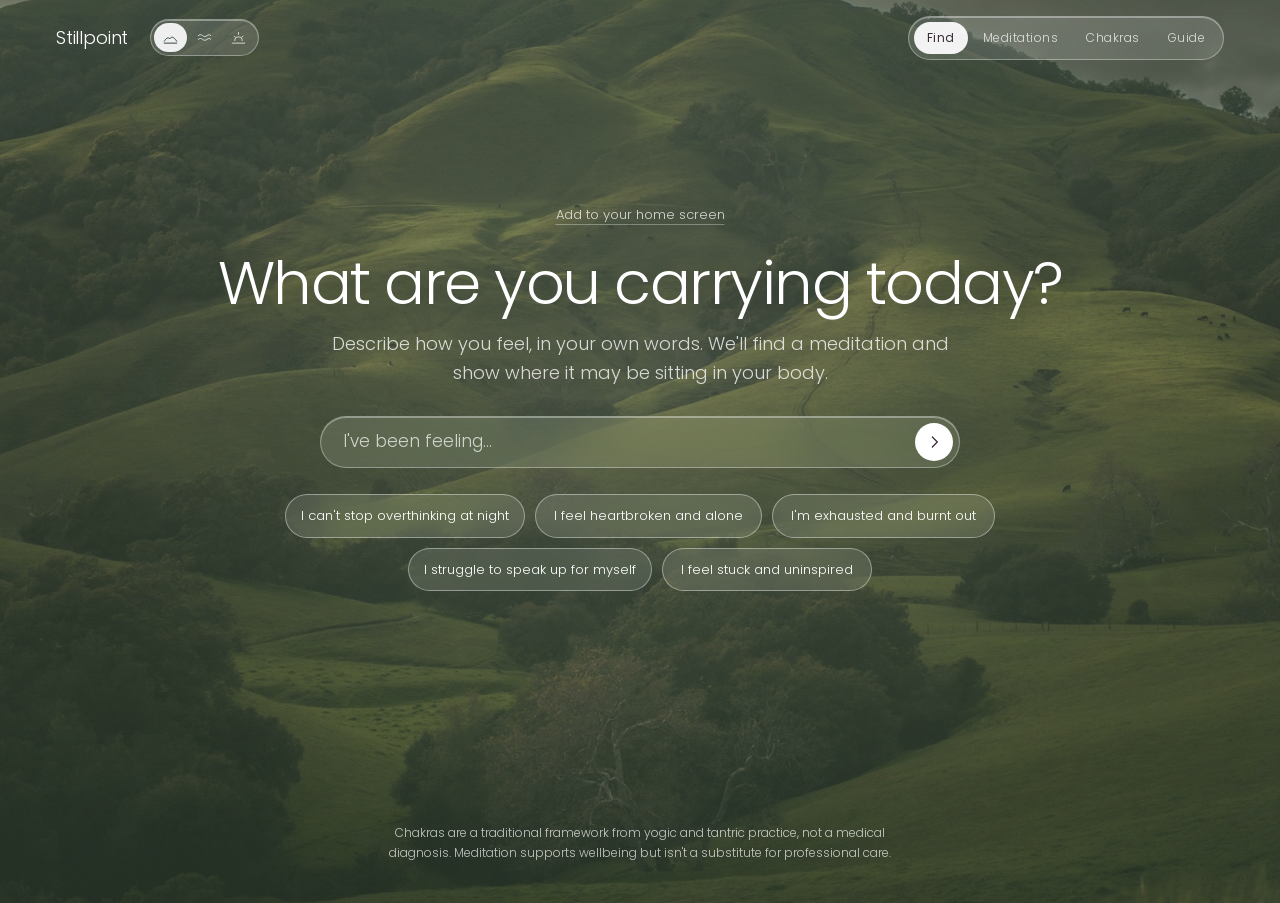
<file: index.html>
<!doctype html>
<html lang="en">
<head>
  <meta charset="utf-8" />
  <meta name="viewport" content="width=device-width, initial-scale=1, viewport-fit=cover" />
  <title>Stillpoint</title>
  <link rel="icon" href="assets/favicon-32.png?v=3" type="image/png" sizes="32x32" />
  <link rel="icon" href="assets/favicon-64.png?v=3" type="image/png" sizes="64x64" />
  <link rel="icon" href="assets/icon-192.png?v=3" type="image/png" sizes="192x192" />
  <link rel="apple-touch-icon" href="assets/apple-touch-icon.png?v=3" />
  <meta name="theme-color" content="#6c7b6c" />
  <meta name="description" content="Describe what you're going through and find a meditation and chakra practice to help." />
  <meta property="og:type" content="website" />
  <meta property="og:title" content="Stillpoint · find a meditation for how you feel" />
  <meta property="og:description" content="Describe what you're carrying and Stillpoint suggests a meditation and shows where it may sit in your body." />
  <meta property="og:url" content="https://stillpoint.annbravo.com/" />
  <meta property="og:image" content="https://stillpoint.annbravo.com/assets/og-landing.jpg" />
  <meta property="og:image:width" content="1200" />
  <meta property="og:image:height" content="630" />
  <meta name="twitter:card" content="summary_large_image" />
  <meta name="twitter:image" content="https://stillpoint.annbravo.com/assets/og-landing.jpg" />
  <link rel="preload" href="assets/bg-hills.jpg" as="image" />
  <link rel="stylesheet" href="assets/fonts/fonts.css" />
  <link rel="stylesheet" href="styles.css?v=43" />
</head>
<body data-theme="home">
  <button type="button" class="skip-link">Skip to content</button>
  <div class="bg" aria-hidden="true">
    <div class="photo hills"></div>
    <div class="photo water"></div>
    <div class="photo sunrise"></div>
    <i class="b1"></i><i class="b2"></i><i class="b3"></i>
    <div class="grain"></div>
  </div>

  <header class="nav">
    <div class="nav-left">
      <a href="#/" class="wordmark">Stillpoint</a>
      <div class="scene-switch glass" role="radiogroup" aria-label="Background">
        <button role="radio" data-scene="hills" aria-checked="true" aria-label="Green hills" title="Green hills">
          <svg viewBox="0 0 24 24" width="15" height="15" fill="none" stroke="currentColor" stroke-width="1.5" stroke-linecap="round" stroke-linejoin="round"><path d="M2 18c3-5 6-7 9-4 2-3 5-5 11 4"/><path d="M2 21h20"/></svg>
        </button>
        <button role="radio" data-scene="water" aria-checked="false" aria-label="Calm water" title="Calm water">
          <svg viewBox="0 0 24 24" width="15" height="15" fill="none" stroke="currentColor" stroke-width="1.5" stroke-linecap="round"><path d="M2 9c2.5-2 4.5-2 7 0s4.5 2 7 0 4.5-2 6 0"/><path d="M2 15c2.5-2 4.5-2 7 0s4.5 2 7 0 4.5-2 6 0"/></svg>
        </button>
        <button role="radio" data-scene="sunrise" aria-checked="false" aria-label="Sunrise" title="Sunrise">
          <svg viewBox="0 0 24 24" width="15" height="15" fill="none" stroke="currentColor" stroke-width="1.5" stroke-linecap="round"><path d="M6 17a6 6 0 0 1 12 0"/><path d="M2 21h20M12 4v3M4.6 9.6l2.1 2.1M19.4 9.6l-2.1 2.1"/></svg>
        </button>
      </div>
    </div>
    <nav class="glass" aria-label="Main">
      <a href="#/" data-nav="home">Find</a>
      <a href="#/meditations" data-nav="meditations">Meditations</a>
      <a href="#/chakras" data-nav="chakras">Chakras</a>
      <a href="#/guide" data-nav="guide">Guide</a>
    </nav>
    <button class="menu-btn glass" aria-expanded="false" aria-controls="menu-sheet">
      <svg viewBox="0 0 24 24" width="16" height="16" fill="none" stroke="currentColor" stroke-width="1.5" stroke-linecap="round"><path d="M4 9h16M8 15h12"/></svg>
      Menu
    </button>
  </header>

  <div class="menu-sheet" id="menu-sheet" hidden>
    <button class="menu-close" aria-label="Close menu">×</button>
    <nav class="menu-links" aria-label="Main">
      <a href="#/" data-nav="home">Find</a>
      <a href="#/meditations" data-nav="meditations">Meditations</a>
      <a href="#/chakras" data-nav="chakras">Chakras</a>
      <a href="#/guide" data-nav="guide">Guide</a>
      <a href="#/home-screen" data-nav="home-screen">Add to your home screen</a>
    </nav>
    <div class="menu-scenes" role="radiogroup" aria-label="Background">
      <span>Background</span>
      <button role="radio" data-scene="hills" aria-checked="true">Hills</button>
      <button role="radio" data-scene="water" aria-checked="false">Water</button>
      <button role="radio" data-scene="sunrise" aria-checked="false">Sunrise</button>
    </div>
  </div>

  <main id="view"></main>
  <p id="announce" class="sr-only" aria-live="polite"></p>

  <footer class="foot">
    Chakras are a traditional framework from yogic and tantric practice, not a medical diagnosis.
    Meditation supports wellbeing but isn't a substitute for professional care.
  </footer>

  <script defer src="assets/vendor/three.min.js"></script>
  <script defer src="data.js?v=5"></script>
  <script defer src="body3d.js?v=5"></script>
  <script defer src="app.js?v=24"></script>
</body>
</html>
</file>
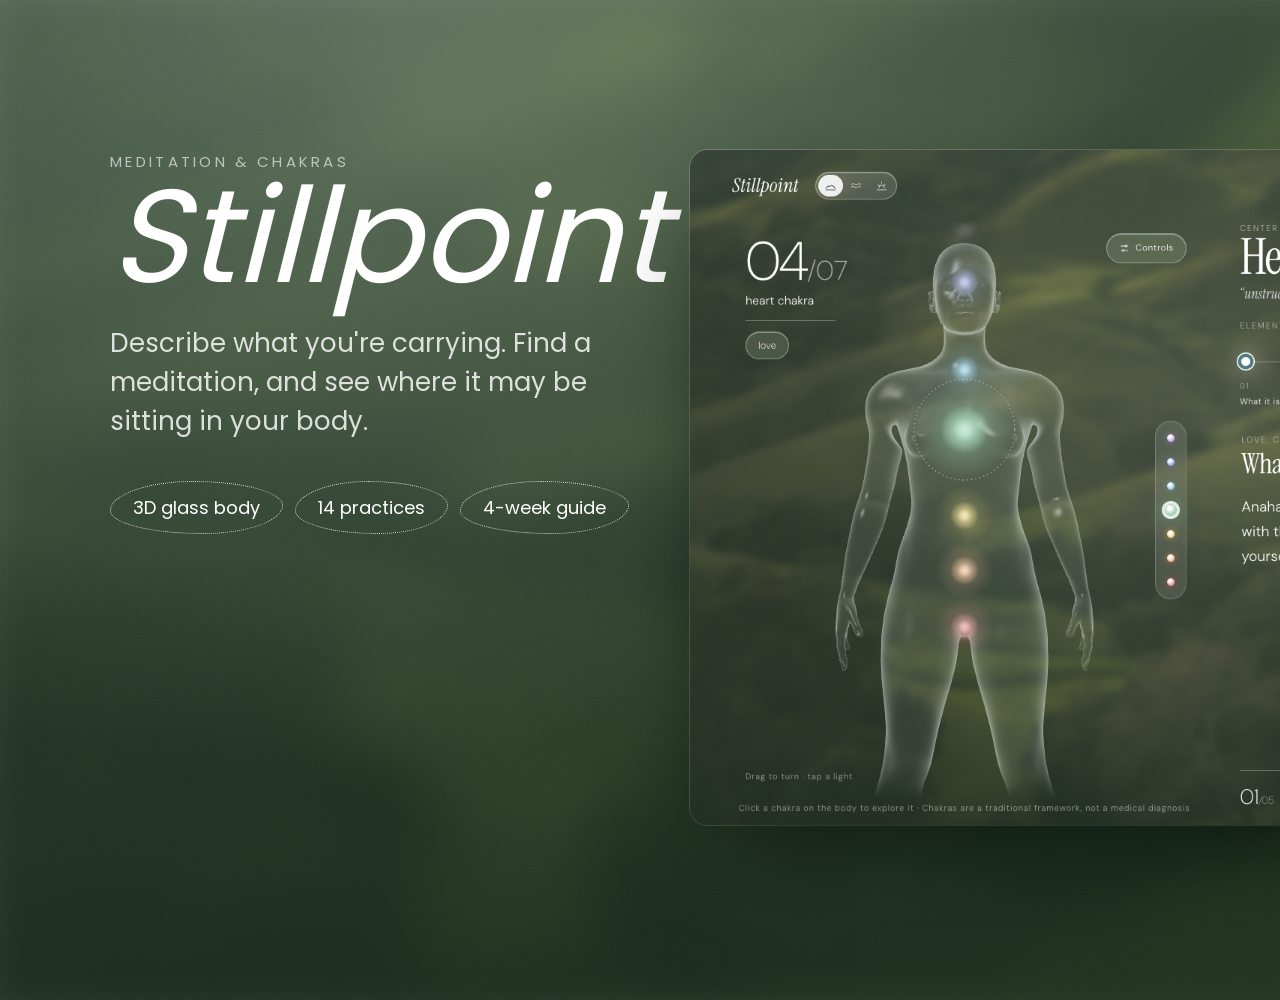
<file: docs/frames.html>
<!doctype html>
<html lang="en">
<head>
<meta charset="utf-8" />
<title>Stillpoint README images</title>
<link rel="stylesheet" href="../assets/fonts/fonts.css" />
<style>
  /* Compositions for the GitHub README. Render one at a time with ?v=hero|pages|body|phones */
  :root { --serif: "Poppins", system-ui, sans-serif; --sans: "Poppins", system-ui, sans-serif; }
  html, body { margin: 0; }
  body { width: var(--w); height: var(--h); overflow: hidden; color: #fff; font-family: var(--sans); }

  .stage { position: relative; width: 100%; height: 100%; overflow: hidden; }
  /* one shared backdrop: the hills photo, blurred and washed in sage, with grain */
  .stage::before {
    content: ""; position: absolute; inset: -40px;
    background: url("../assets/bg-hills.jpg") center 60% / cover;
    filter: blur(28px) saturate(1.1) brightness(0.8);
  }
  .stage::after {
    content: ""; position: absolute; inset: 0;
    background:
      radial-gradient(ellipse at 20% 0%, rgba(214, 232, 208, 0.28), transparent 55%),
      linear-gradient(160deg, rgba(70, 104, 76, 0.55), rgba(26, 46, 32, 0.78));
  }
  .stage.water::before { background-image: url("../assets/bg-water.jpg"); background-position: center 55%; filter: blur(26px) saturate(1.05) brightness(0.85); }
  .stage.water::after {
    background:
      radial-gradient(ellipse at 20% 0%, rgba(220, 236, 240, 0.28), transparent 55%),
      linear-gradient(160deg, rgba(70, 104, 128, 0.5), rgba(18, 36, 50, 0.8));
  }
  .deskframe { position: absolute; border-radius: 16px; overflow: hidden; box-shadow: 0 40px 90px -30px rgba(3, 10, 18, 0.75), 0 0 0 1px rgba(255, 255, 255, 0.2); }
  .deskframe iframe { width: 1440px; height: 900px; border: 0; transform-origin: top left; display: block; }
  .pair .deskframe { left: 120px; top: 120px; width: 1250px; height: 781px; }
  .pair .deskframe iframe { transform: scale(0.868); }
  .pair .phone { left: 1440px; top: 150px; transform: scale(0.92); }
  .pair .cap { position: absolute; left: 122px; top: 940px; }
  .grain {
    position: absolute; inset: 0; z-index: 1; opacity: 0.18; mix-blend-mode: soft-light; pointer-events: none;
    background-image: url("data:image/svg+xml,%3Csvg xmlns='http://www.w3.org/2000/svg' width='220' height='220'%3E%3Cfilter id='n'%3E%3CfeTurbulence type='fractalNoise' baseFrequency='.85' numOctaves='3' stitchTiles='stitch'/%3E%3C/filter%3E%3Crect width='100%25' height='100%25' filter='url(%23n)'/%3E%3C/svg%3E");
  }
  .content { position: absolute; inset: 0; z-index: 2; }

  .shot {
    display: block; border-radius: 18px; overflow: hidden;
    box-shadow: 0 40px 90px -30px rgba(5, 15, 8, 0.75), 0 0 0 1px rgba(255, 255, 255, 0.18);
  }
  .shot img { display: block; width: 100%; }
  .phone {
    box-sizing: border-box;
    position: absolute; width: 390px; height: 844px; border-radius: 54px; padding: 12px;
    background: #10160f; box-shadow: 0 50px 100px -30px rgba(0, 0, 0, 0.8), 0 0 0 1.5px rgba(255, 255, 255, 0.22) inset;
    transform-origin: top left;
  }
  .phone iframe { width: 390px; height: 874px; border: 0; display: block; transform: scale(0.9385); transform-origin: top left; }
  .phone .screen { width: 366px; height: 820px; border-radius: 42px; overflow: hidden; }

  .eyebrow { font-size: 15px; letter-spacing: 0.22em; text-transform: uppercase; color: rgba(255, 255, 255, 0.62); }
  h1 { font-family: var(--serif); font-weight: 400; margin: 0; line-height: 0.95; }
  h1 em { font-style: italic; }
  .label { font-size: 15px; letter-spacing: 0.14em; text-transform: uppercase; color: rgba(255, 255, 255, 0.75); margin-top: 16px; }
  .label b { font-weight: 400; color: #fff; }

  /* ---- hero ---- */
  .hero .text { position: absolute; left: 110px; top: 150px; width: 520px; }
  .hero h1 { font-size: 132px; font-style: italic; }
  .hero p { font-size: 26px; line-height: 1.5; color: rgba(255, 255, 255, 0.82); margin: 26px 0 0; }
  .hero .pills { display: flex; gap: 12px; margin-top: 40px; flex-wrap: wrap; }
  .hero .pills span { border: 1.5px dotted rgba(255, 255, 255, 0.8); border-radius: 48% 52% 46% 54% / 56% 46% 54% 44%; padding: 12px 22px; font-size: 18px; }
  .hero .desk { position: absolute; left: 690px; top: 150px; width: 1080px; }
  .hero .phone { left: 1530px; top: 300px; transform: scale(0.76); }

  /* ---- pages grid ---- */
  .pages .grid { position: absolute; inset: 90px 100px 70px; display: grid; grid-template-columns: 1fr 1fr; gap: 56px 64px; }
  .pages .title { position: absolute; left: 100px; top: 34px; }

  /* ---- body feature ---- */
  .body .desk { position: absolute; left: 90px; top: 80px; width: 1180px; }
  .body .phone { left: 1390px; top: 80px; transform: scale(0.98); }
  .body .notes { position: absolute; left: 90px; top: 900px; display: flex; gap: 60px; }
  .body .notes div { max-width: 300px; font-size: 19px; line-height: 1.5; color: rgba(255, 255, 255, 0.82); }
  .body .notes b { display: block; font-family: var(--serif); font-weight: 400; font-size: 32px; color: #fff; margin-bottom: 6px; }

  /* ---- phones row ---- */
  .phones .row { position: absolute; left: 0; right: 0; top: 70px; display: flex; justify-content: center; gap: 70px; }
  .phones .phone { position: relative; }
  .phones .cap { text-align: center; }
</style>
</head>
<body>
<div class="stage"><div class="grain"></div><div class="content" id="c"></div></div>
<script src="frames.js"></script>
</body>
</html>
</file>
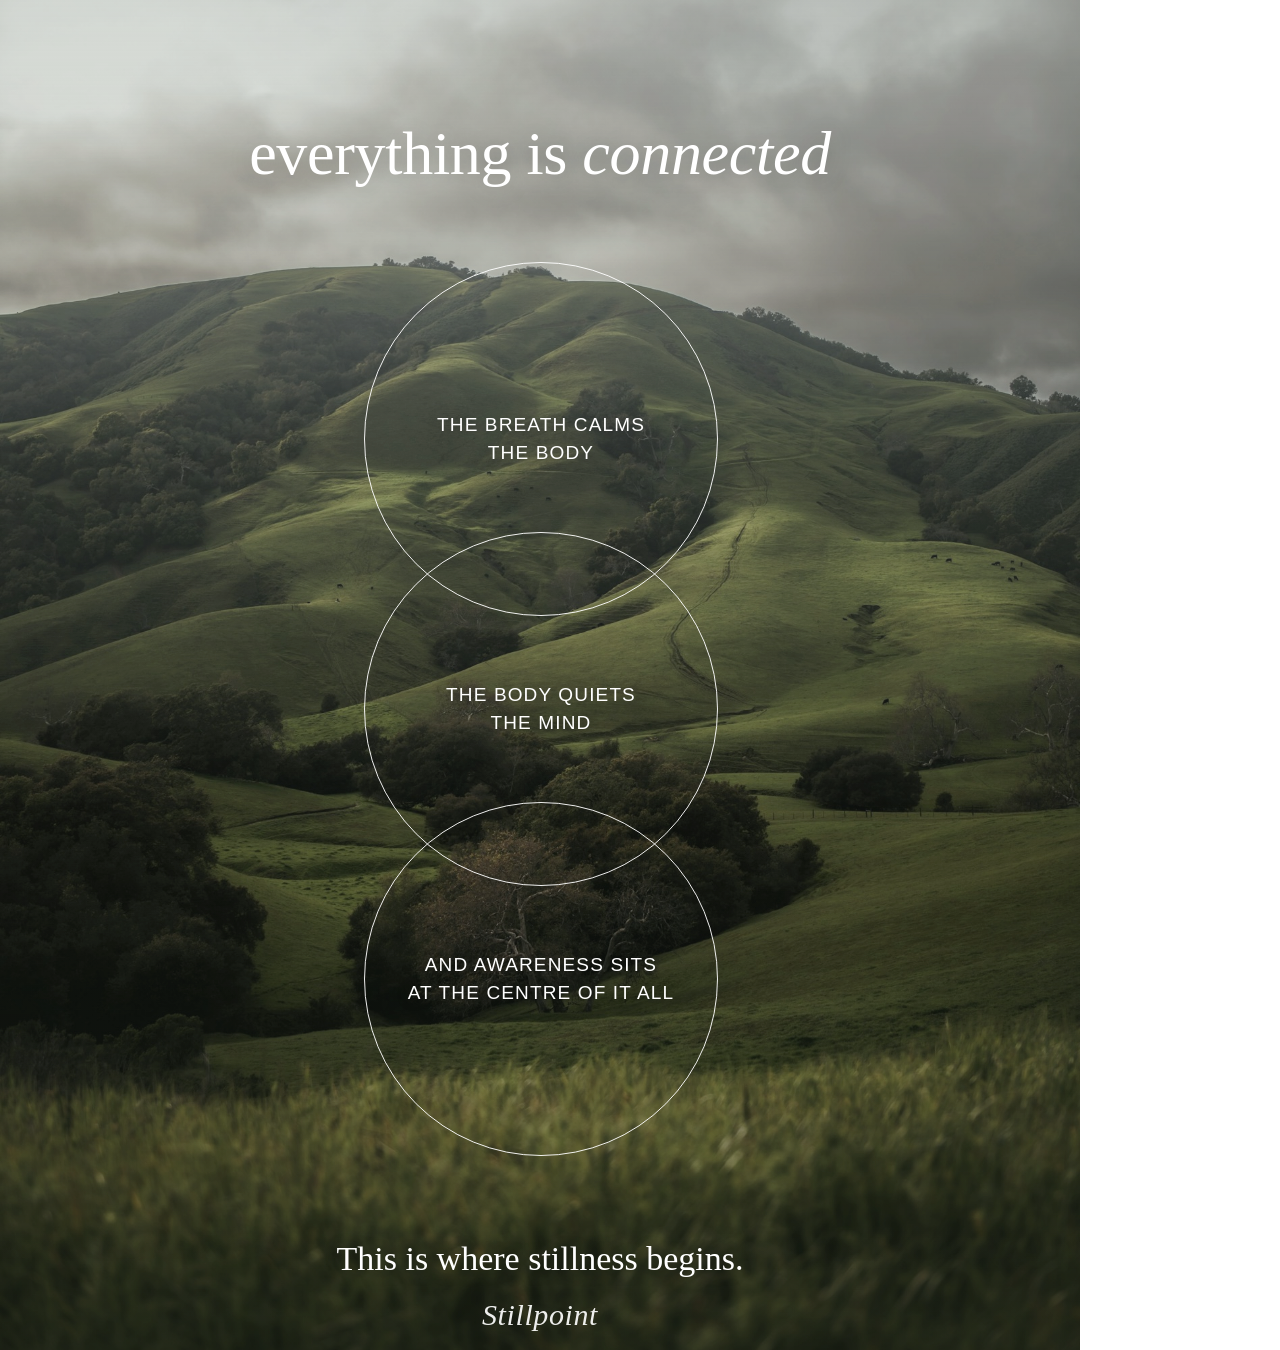
<file: share/everything-is-connected.html>
<!doctype html>
<html lang="en">
<head>
<meta charset="utf-8" />
<title>Everything is connected</title>
<link href="../assets/fonts/fonts.css" rel="stylesheet" />
<style>
  /* 1080×1350 share card. Photo: Unsplash license (photo-1679267207806). */
  html, body { margin: 0; }
  .card {
    position: relative;
    width: 1080px;
    height: 1350px;
    overflow: hidden;
    color: #fff;
    font-family: "DM Sans", sans-serif;
    background: #5d6b55 url("../assets/bg-hills.jpg") center 62% / cover;
  }
  /* soft, desaturated, misty grade so the white line work reads */
  .card::before {
    content: "";
    position: absolute;
    inset: 0;
    background:
      linear-gradient(180deg, rgba(196, 204, 198, 0.55) 0%, rgba(150, 162, 152, 0.18) 34%, rgba(40, 52, 36, 0.05) 60%, rgba(22, 30, 20, 0.45) 100%);
    backdrop-filter: saturate(0.8) contrast(0.92);
  }
  .card > * { position: absolute; left: 0; right: 0; text-align: center; }
  h1 {
    top: 118px;
    margin: 0;
    font-family: "Instrument Serif", serif;
    font-weight: 400;
    font-size: 62px;
    letter-spacing: -0.005em;
    text-shadow: 0 2px 24px rgba(0, 0, 0, 0.18);
  }
  h1 em { font-style: italic; }
  .ring {
    left: 50%;
    width: 352px;
    height: 352px;
    margin-left: -176px;
    border: 1.6px solid rgba(255, 255, 255, 0.92);
    border-radius: 50%;
    display: grid;
    place-items: center;
    font-size: 19px;
    font-weight: 400;
    letter-spacing: 0.06em;
    line-height: 1.45;
    text-transform: uppercase;
    text-shadow: 0 1px 14px rgba(0, 0, 0, 0.28);
  }
  .r1 { top: 262px; }
  .r2 { top: 532px; }
  .r3 { top: 802px; }
  .tag {
    top: 1206px;
    font-family: "Instrument Serif", serif;
    font-size: 34px;
    text-shadow: 0 2px 18px rgba(0, 0, 0, 0.3);
  }
  .mark {
    top: 1268px;
    font-family: "Instrument Serif", serif;
    font-style: italic;
    font-size: 30px;
    letter-spacing: 0.02em;
    opacity: 0.92;
  }
</style>
</head>
<body>
  <div class="card">
    <h1>everything is <em>connected</em></h1>
    <div class="ring r1">The breath calms<br />the body</div>
    <div class="ring r2">The body quiets<br />the mind</div>
    <div class="ring r3">And awareness sits<br />at the centre of it all</div>
    <p class="tag">This is where stillness begins.</p>
    <p class="mark">Stillpoint</p>
  </div>
</body>
</html>
</file>
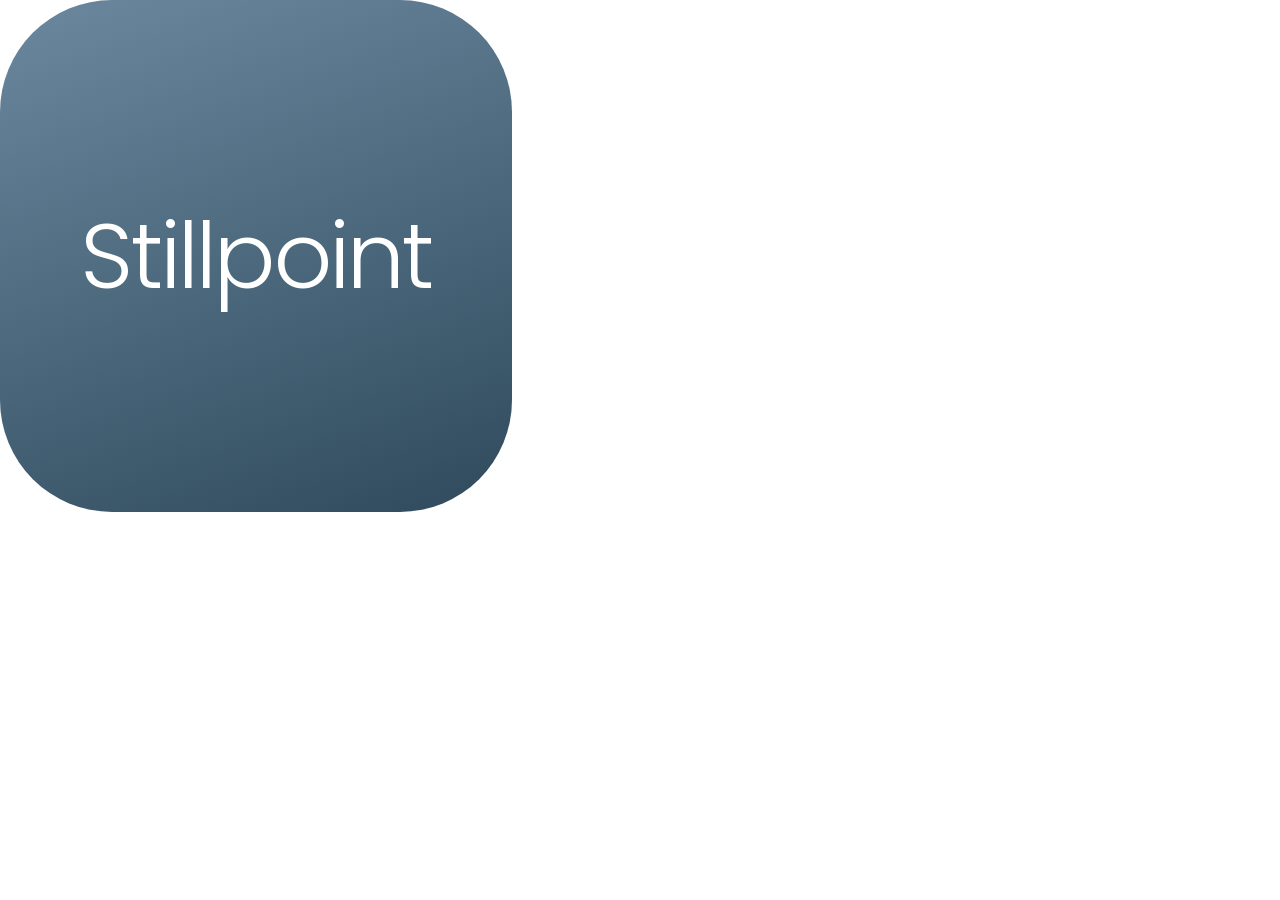
<file: docs/icon/icon.html>
<!doctype html><html><head><meta charset="utf-8">
<link rel="stylesheet" href="../../assets/fonts/fonts.css">
<style>
html,body{margin:0;background:transparent}
.i{width:512px;height:512px;border-radius:112px;display:grid;place-items:center;background:linear-gradient(160deg,#6b889f,#2f4a5c)}
body.sq .i{border-radius:0}
.t{font-family:Poppins,sans-serif;font-weight:300;color:#fff;font-size:92px;letter-spacing:-.03em}
</style></head><body><div class="i"><div class="t">Stillpoint</div></div>
<script>if(location.hash=="#sq")document.body.classList.add("sq")</script></body></html>
</file>
<file: assets/fonts/fonts.css>
/* Poppins (SIL Open Font License), saved locally for offline use. */
/* latin-ext */
@font-face {
  font-family: 'Poppins';
  font-style: normal;
  font-weight: 200;
  font-display: swap;
  src: url(pxiByp8kv8JHgFVrLFj_Z1JlFd2JQEl8qw.woff2) format('woff2');
  unicode-range: U+0100-02BA, U+02BD-02C5, U+02C7-02CC, U+02CE-02D7, U+02DD-02FF, U+0304, U+0308, U+0329, U+1D00-1DBF, U+1E00-1E9F, U+1EF2-1EFF, U+2020, U+20A0-20AB, U+20AD-20C4, U+2113, U+2C60-2C7F, U+A720-A7FF;
}
/* latin */
@font-face {
  font-family: 'Poppins';
  font-style: normal;
  font-weight: 200;
  font-display: swap;
  src: url(pxiByp8kv8JHgFVrLFj_Z1xlFd2JQEk.woff2) format('woff2');
  unicode-range: U+0000-00FF, U+0131, U+0152-0153, U+02BB-02BC, U+02C6, U+02DA, U+02DC, U+0304, U+0308, U+0329, U+2000-206F, U+20AC, U+2122, U+2191, U+2193, U+2212, U+2215, U+FEFF, U+FFFD;
}
/* latin-ext */
@font-face {
  font-family: 'Poppins';
  font-style: normal;
  font-weight: 300;
  font-display: swap;
  src: url(pxiByp8kv8JHgFVrLDz8Z1JlFd2JQEl8qw.woff2) format('woff2');
  unicode-range: U+0100-02BA, U+02BD-02C5, U+02C7-02CC, U+02CE-02D7, U+02DD-02FF, U+0304, U+0308, U+0329, U+1D00-1DBF, U+1E00-1E9F, U+1EF2-1EFF, U+2020, U+20A0-20AB, U+20AD-20C4, U+2113, U+2C60-2C7F, U+A720-A7FF;
}
/* latin */
@font-face {
  font-family: 'Poppins';
  font-style: normal;
  font-weight: 300;
  font-display: swap;
  src: url(pxiByp8kv8JHgFVrLDz8Z1xlFd2JQEk.woff2) format('woff2');
  unicode-range: U+0000-00FF, U+0131, U+0152-0153, U+02BB-02BC, U+02C6, U+02DA, U+02DC, U+0304, U+0308, U+0329, U+2000-206F, U+20AC, U+2122, U+2191, U+2193, U+2212, U+2215, U+FEFF, U+FFFD;
}
/* latin-ext */
@font-face {
  font-family: 'Poppins';
  font-style: normal;
  font-weight: 400;
  font-display: swap;
  src: url(pxiEyp8kv8JHgFVrJJnecnFHGPezSQ.woff2) format('woff2');
  unicode-range: U+0100-02BA, U+02BD-02C5, U+02C7-02CC, U+02CE-02D7, U+02DD-02FF, U+0304, U+0308, U+0329, U+1D00-1DBF, U+1E00-1E9F, U+1EF2-1EFF, U+2020, U+20A0-20AB, U+20AD-20C4, U+2113, U+2C60-2C7F, U+A720-A7FF;
}
/* latin */
@font-face {
  font-family: 'Poppins';
  font-style: normal;
  font-weight: 400;
  font-display: swap;
  src: url(pxiEyp8kv8JHgFVrJJfecnFHGPc.woff2) format('woff2');
  unicode-range: U+0000-00FF, U+0131, U+0152-0153, U+02BB-02BC, U+02C6, U+02DA, U+02DC, U+0304, U+0308, U+0329, U+2000-206F, U+20AC, U+2122, U+2191, U+2193, U+2212, U+2215, U+FEFF, U+FFFD;
}
/* latin-ext */
@font-face {
  font-family: 'Poppins';
  font-style: normal;
  font-weight: 500;
  font-display: swap;
  src: url(pxiByp8kv8JHgFVrLGT9Z1JlFd2JQEl8qw.woff2) format('woff2');
  unicode-range: U+0100-02BA, U+02BD-02C5, U+02C7-02CC, U+02CE-02D7, U+02DD-02FF, U+0304, U+0308, U+0329, U+1D00-1DBF, U+1E00-1E9F, U+1EF2-1EFF, U+2020, U+20A0-20AB, U+20AD-20C4, U+2113, U+2C60-2C7F, U+A720-A7FF;
}
/* latin */
@font-face {
  font-family: 'Poppins';
  font-style: normal;
  font-weight: 500;
  font-display: swap;
  src: url(pxiByp8kv8JHgFVrLGT9Z1xlFd2JQEk.woff2) format('woff2');
  unicode-range: U+0000-00FF, U+0131, U+0152-0153, U+02BB-02BC, U+02C6, U+02DA, U+02DC, U+0304, U+0308, U+0329, U+2000-206F, U+20AC, U+2122, U+2191, U+2193, U+2212, U+2215, U+FEFF, U+FFFD;
}
</file>
<file: styles.css>
:root {
  --ink: #fff;
  --soft: rgba(255, 255, 255, 0.78);
  --faint: rgba(255, 255, 255, 0.72);
  --hair: rgba(255, 255, 255, 0.32);
  --serif: "Instrument Serif", Georgia, serif;
  --sans: "DM Sans", system-ui, -apple-system, sans-serif;
  --ease: cubic-bezier(.2, .7, .2, 1);
  --shadow: rgba(90, 20, 50, 0.28);

  --base: #dd6f8c;
  --b1: #f3a6b8;
  --b2: #c94a70;
  --b3: #f6c2ae;
}

body[data-theme="library"] {
  --base: #5574a8;
  --b1: #6e90c2;
  --b2: #cfdc97;
  --b3: #efcd78;
  --shadow: rgba(20, 35, 70, 0.3);
}

body[data-theme="chakra"] {
  --base: color-mix(in oklab, var(--c) 42%, #45507e);
  --b1: color-mix(in oklab, var(--c) 55%, #ffffff);
  --b2: var(--c);
  --b3: color-mix(in oklab, var(--c) 35%, #f4e6c8);
  --shadow: rgba(25, 20, 50, 0.32);
}

* { box-sizing: border-box; }
html { scroll-behavior: smooth; }

body {
  margin: 0;
  color: var(--ink);
  background: var(--base);
  font: 300 16px/1.65 var(--sans);
  -webkit-font-smoothing: antialiased;
  min-height: 100vh;
  display: flex;
  flex-direction: column;
  transition: background-color 1.2s var(--ease);
}

a { color: inherit; }
h1, h2, h3 { font-family: var(--serif); font-weight: 400; margin: 0; letter-spacing: -0.01em; }
h1 em, h2 em, h3 em { font-style: italic; }
h1 { text-shadow: 0 2px 30px var(--shadow); }

/* ---------- Background: drifting blurred light + grain ---------- */

.bg { position: fixed; inset: 0; z-index: -1; overflow: hidden; pointer-events: none; }
.bg i {
  position: absolute;
  width: 75vmax;
  height: 75vmax;
  border-radius: 50%;
  filter: blur(90px);
  opacity: 0.9;
  transition: background-color 1.4s var(--ease);
  animation: drift 26s ease-in-out infinite alternate;
}
.bg .b1 { background: var(--b1); top: -35vmax; left: -25vmax; }
.bg .b2 { background: var(--b2); top: 15vh; left: 50%; margin-left: -37vmax; width: 60vmax; height: 70vmax; opacity: 0.75; animation-delay: -8s; }
.bg .b3 { background: var(--b3); bottom: -45vmax; right: -25vmax; animation-delay: -16s; }
body[data-theme="library"] .b2 { top: auto; bottom: -30vmax; opacity: 0.85; }
body[data-theme="library"] .b3 { right: auto; left: 50%; margin-left: -30vmax; bottom: -55vmax; }
@keyframes drift {
  from { transform: translate(0, 0) scale(1); }
  to { transform: translate(6vmax, 4vmax) scale(1.08); }
}
.grain {
  position: absolute;
  inset: -50%;
  opacity: 0.22;
  mix-blend-mode: soft-light;
  background-image: url("data:image/svg+xml,%3Csvg xmlns='http://www.w3.org/2000/svg' width='220' height='220'%3E%3Cfilter id='n'%3E%3CfeTurbulence type='fractalNoise' baseFrequency='.85' numOctaves='3' stitchTiles='stitch'/%3E%3C/filter%3E%3Crect width='100%25' height='100%25' filter='url(%23n)'/%3E%3C/svg%3E");
}

/* ---------- Glass ---------- */

.glass {
  background: rgba(255, 255, 255, 0.13);
  border: 1px solid rgba(255, 255, 255, 0.34);
  -webkit-backdrop-filter: blur(20px) saturate(150%);
  backdrop-filter: blur(20px) saturate(150%);
  box-shadow: inset 0 1px 0 rgba(255, 255, 255, 0.35), 0 24px 60px -34px var(--shadow);
  border-radius: 26px;
}

/* ---------- Nav ---------- */

.nav {
  display: flex;
  justify-content: space-between;
  align-items: center;
  padding: 24px clamp(16px, 5vw, 56px);
}
.wordmark { font-family: var(--serif); font-style: italic; font-size: 26px; text-decoration: none; }
.nav nav { display: flex; gap: 2px; padding: 5px; border-radius: 999px; }
.nav nav a {
  text-decoration: none;
  font-size: 13px;
  letter-spacing: 0.04em;
  color: var(--soft);
  padding: 7px 16px;
  border-radius: 999px;
  transition: all 0.3s var(--ease);
}
.nav nav a:hover { color: var(--ink); }
.nav nav a.on { background: rgba(255, 255, 255, 0.92); color: #3a2a3a; font-weight: 400; }

main {
  flex: 1;
  width: 100%;
  margin: 0 auto;
  padding: 0 clamp(20px, 5vw, 56px) 80px;
}

.foot { text-align: center; font-size: 12px; color: var(--faint); padding: 32px 16px 40px; max-width: 560px; margin: 0 auto; }

/* ---------- Shared ---------- */

.lede { color: var(--soft); font-size: 17px; max-width: 520px; margin: 16px 0 0; }
.eyebrow { display: block; font-size: 11px; letter-spacing: 0.16em; text-transform: uppercase; color: var(--faint); }
.section-title { font-size: 34px; margin: 44px 0 18px; }
.fade { animation: rise 0.8s var(--ease) both; }
/* Opacity on a card container isolates its backdrop during the fade, making
   the frost snap into place afterward. Keep these glass containers steady. */
.grid.fade, #results.in { animation: none; }
@keyframes rise { from { opacity: 0; transform: translateY(12px); } to { opacity: 1; transform: none; } }

/* dotted, slightly organic bubbles */
.bubble {
  font: inherit;
  font-size: 14px;
  color: var(--ink);
  background: transparent;
  border: 1.5px dotted rgba(255, 255, 255, 0.8);
  border-radius: 48% 52% 46% 54% / 56% 46% 54% 44%;
  padding: 11px 20px;
  cursor: pointer;
  transition: background 0.3s, transform 0.4s var(--ease), border-radius 0.6s var(--ease);
}
.bubble:nth-child(3n + 2) { border-radius: 55% 45% 52% 48% / 44% 56% 44% 56%; }
.bubble:nth-child(3n) { border-radius: 44% 56% 58% 42% / 52% 48% 52% 48%; }
.bubble:hover { background: rgba(255, 255, 255, 0.14); transform: translateY(-2px); border-radius: 50%; }
.bubble.on { background: rgba(255, 255, 255, 0.92); color: #2f3a55; border-style: solid; }

/* ---------- Home ---------- */

.hero {
  text-align: center;
  padding: 13vh 0 40px;
  display: flex;
  flex-direction: column;
  align-items: center;
  transition: padding 0.8s var(--ease);
}
.hero.compact { padding-top: 28px; }
.hero h1 { font-size: clamp(46px, 8vw, 88px); line-height: 1; max-width: 900px; }
.hero .lede { margin-left: auto; margin-right: auto; }

.search {
  margin-top: 40px;
  width: 100%;
  max-width: 640px;
  display: flex;
  align-items: flex-end;
  gap: 10px;
  padding: 10px 10px 10px 26px;
  border-radius: 32px;
}
.search textarea {
  flex: 1;
  resize: none;
  border: 0;
  outline: 0;
  background: transparent;
  color: var(--ink);
  font: italic 400 24px/1.4 var(--serif);
  padding: 6px 0;
  overflow: hidden;
}
.search textarea::placeholder { color: var(--faint); }
.search button {
  border: 0;
  background: #fff;
  color: #3a2a3a;
  width: 46px;
  height: 46px;
  border-radius: 50%;
  display: grid;
  place-items: center;
  cursor: pointer;
  flex-shrink: 0;
  transition: transform 0.3s var(--ease);
}
.search button:hover { transform: scale(1.06); }

.prompts { display: flex; flex-wrap: wrap; justify-content: center; gap: 10px; margin-top: 26px; max-width: 720px; }

#results { scroll-margin-top: 16px; }

.heard { text-align: center; font-family: var(--serif); font-size: 26px; color: var(--soft); margin: 16px auto 0; max-width: 680px; line-height: 1.3; }
.heard em { color: var(--ink); }

.care { max-width: 660px; margin: 8px auto 16px; padding: 22px 26px; font-size: 15px; }
.care strong { display: block; font-weight: 500; margin-bottom: 6px; }
.care a { font-weight: 600; }

.results {
  display: grid;
  grid-template-columns: minmax(0, 1.05fr) minmax(0, 1fr);
  gap: clamp(20px, 4vw, 56px);
  align-items: start;
  margin-top: 8px;
}

/* ---------- 3D stage ---------- */

.stage {
  position: relative;
  height: clamp(520px, 78vh, 780px);
  touch-action: pan-y;
  user-select: none;
}
.body-canvas { position: absolute; inset: 0; width: 100% !important; height: 100% !important; cursor: grab; outline: none; }
.body-canvas:focus-visible { outline: 1px dashed var(--hair); outline-offset: -8px; border-radius: 26px; }
.no-gl { padding: 40px; text-align: center; color: var(--soft); }

.readout {
  position: absolute;
  top: 8px;
  left: 0;
  z-index: 2;
  display: flex;
  flex-direction: column;
  align-items: flex-start;
  gap: 6px;
  pointer-events: none;
}
.readout .num { font-weight: 200; font-size: clamp(64px, 8vw, 96px); line-height: 0.9; letter-spacing: -0.04em; text-shadow: 0 2px 30px var(--shadow); }
.readout .num em { font-style: normal; font-size: 0.5em; color: var(--faint); letter-spacing: 0; }
.readout .lbl { font-size: 22px; font-weight: 300; padding-bottom: 12px; border-bottom: 1px solid var(--hair); min-width: 200px; }
.readout .tag { font-size: 13px; padding: 7px 16px; border-radius: 999px; margin-top: 8px; color: var(--soft); }

.ctrl {
  position: absolute;
  right: 0;
  bottom: 12px;
  z-index: 2;
  display: flex;
  gap: 2px;
  padding: 5px;
  border-radius: 999px;
}
.ctrl button {
  width: 38px;
  height: 38px;
  border-radius: 50%;
  border: 0;
  background: transparent;
  color: var(--ink);
  display: grid;
  place-items: center;
  cursor: pointer;
  transition: background 0.25s;
}
.ctrl button:hover { background: rgba(255, 255, 255, 0.22); }
.ctrl button[data-rot="0"] { background: rgba(255, 255, 255, 0.9); color: #3a2a3a; }
.drag-hint { position: absolute; left: 0; bottom: 20px; margin: 0; font-size: 12px; letter-spacing: 0.08em; color: var(--faint); pointer-events: none; }

/* ---------- Side panel + cards ---------- */

.side { padding-top: 24px; }
.focus { padding: 26px 28px; }
.focus h3 { font-size: 40px; margin: 8px 0 6px; display: flex; align-items: center; gap: 14px; flex-wrap: wrap; }
.focus h3 em { color: var(--soft); }
.orb, .swatch {
  width: 16px;
  height: 16px;
  border-radius: 50%;
  display: inline-block;
  background: radial-gradient(circle at 40% 35%, #fff 0 18%, var(--c) 60%);
  box-shadow: 0 0 18px 4px color-mix(in srgb, var(--c) 70%, transparent);
}
.focus p { margin: 0 0 8px; }
.focus ul { margin: 10px 0 18px; padding-left: 18px; color: var(--soft); }
.link { font-size: 14px; text-decoration: none; border-bottom: 1px solid var(--hair); padding-bottom: 2px; }
.link:hover { border-color: var(--ink); }

.stack { display: grid; gap: 12px; }
.grid { display: grid; grid-template-columns: repeat(auto-fill, minmax(260px, 1fr)); gap: 16px; }
.grid.small { grid-template-columns: repeat(auto-fill, minmax(220px, 1fr)); }

.card {
  display: flex;
  flex-direction: column;
  gap: 6px;
  padding: 24px 24px 18px;
  text-decoration: none;
  transition: transform 0.45s var(--ease), background 0.3s;
}
.card:hover { transform: translateY(-3px); background: rgba(255, 255, 255, 0.22); }
.card h3 { font-size: 30px; line-height: 1.1; }
.card p { margin: 0; font-size: 14px; color: var(--soft); }
.card .why { color: var(--ink); font-style: italic; font-family: var(--serif); font-size: 18px; }
.card .meta { margin-top: auto; padding-top: 12px; display: flex; justify-content: space-between; align-items: center; font-size: 12px; color: var(--faint); }
.dots { display: inline-flex; gap: 5px; }
.dots i { width: 8px; height: 8px; border-radius: 50%; display: block; box-shadow: 0 0 0 1.5px rgba(255, 255, 255, 0.6); }

/* ---------- Page heads ---------- */

.page-head { padding: 48px 0 36px; }
.page-head.center { text-align: center; display: flex; flex-direction: column; align-items: center; }
.page-head h1 { font-size: clamp(48px, 8vw, 84px); line-height: 1; }
.filters { display: flex; flex-wrap: wrap; justify-content: center; gap: 10px; margin-top: 32px; }

/* ---------- Detail pages ---------- */

.detail { max-width: 720px; margin: 0 auto; }
.back {
  display: inline-flex;
  align-items: center;
  gap: 6px;
  font-size: 13px;
  text-decoration: none;
  padding: 8px 16px 8px 12px;
  border-radius: 999px;
  margin: 16px 0 36px;
}
.detail-head h1 { font-size: clamp(50px, 8vw, 80px); line-height: 1; margin-top: 10px; }
.detail-head h1 em { color: var(--soft); }
.detail .alt { font-family: var(--serif); font-style: italic; font-size: 22px; color: var(--soft); margin: 8px 0 0; }

.facts {
  display: flex;
  flex-wrap: wrap;
  gap: 14px 40px;
  margin: 32px 0 14px;
  padding: 18px 24px;
  border-radius: 999px;
  font-size: 15px;
}
.facts > div { display: flex; align-items: center; flex-wrap: wrap; gap: 8px; }
.facts span { font-size: 11px; letter-spacing: 0.16em; text-transform: uppercase; color: var(--faint); margin-right: 4px; }
.pill {
  text-decoration: none;
  font-size: 13px;
  padding: 3px 12px 3px 8px;
  border-radius: 999px;
  border: 1px solid var(--hair);
  display: inline-flex;
  align-items: center;
  gap: 7px;
}
.pill::before { content: ""; width: 8px; height: 8px; border-radius: 50%; background: var(--c); box-shadow: 0 0 8px var(--c); }
.pill:hover { background: rgba(255, 255, 255, 0.15); }

.panel { padding: 28px 30px; margin-top: 14px; }
.panel h2 { font-size: 30px; margin-bottom: 12px; }
.panel p { margin: 0 0 12px; color: var(--soft); }
.panel p:last-child { margin-bottom: 0; }

.tags { list-style: none; padding: 0; margin: 0; display: flex; flex-wrap: wrap; gap: 10px; }
.tags .bubble { cursor: default; font-size: 14px; }

.steps { padding: 0; margin: 0; list-style: none; counter-reset: s; }
.steps li { counter-increment: s; position: relative; padding: 14px 0 14px 54px; border-top: 1px solid var(--hair); color: var(--soft); }
.steps li:first-child { border-top: 0; }
.steps li::before {
  content: counter(s, decimal-leading-zero);
  position: absolute;
  left: 0;
  top: 8px;
  font-weight: 200;
  font-size: 30px;
  line-height: 1;
  color: var(--ink);
}

/* ---------- Chakras ---------- */

.chakra-layout {
  display: grid;
  grid-template-columns: minmax(0, 1fr) minmax(0, 1.15fr);
  gap: clamp(20px, 4vw, 56px);
  align-items: start;
  padding-top: 8px;
}
.stage-col { position: sticky; top: 12px; }
.detail.chakra { margin: 0; padding-top: 20px; }

.chakra-list { display: flex; justify-content: center; gap: 8px; flex-wrap: wrap; margin-top: 6px; }
.chakra-list a {
  display: inline-flex;
  align-items: center;
  gap: 7px;
  font-size: 12px;
  text-decoration: none;
  color: var(--soft);
  padding: 6px 12px 6px 8px;
  border-radius: 999px;
  border: 1px solid transparent;
  transition: all 0.3s;
}
.chakra-list a i { width: 10px; height: 10px; border-radius: 50%; background: var(--k); box-shadow: 0 0 10px var(--k); }
.chakra-list a:hover { color: var(--ink); }
.chakra-list a.on { color: var(--ink); background: rgba(255, 255, 255, 0.16); border-color: rgba(255, 255, 255, 0.4); }

.two { display: grid; grid-template-columns: 1fr 1fr; gap: 14px; }
.two .panel h2 { font-size: 26px; line-height: 1.15; }
.signs { padding-left: 0; list-style: none; margin: 0; }
.signs li { padding: 9px 0 9px 22px; position: relative; border-top: 1px solid var(--hair); font-size: 15px; color: var(--soft); }
.signs li:first-child { border-top: 0; }
.signs li::before { content: ""; position: absolute; left: 0; top: 18px; width: 8px; height: 8px; border-radius: 50%; border: 1.5px dotted #fff; }
.signs.open li::before { background: #fff; border-style: solid; box-shadow: 0 0 8px #fff; }

/* ---------- Responsive ---------- */

@media (max-width: 860px) {
  .results, .chakra-layout { grid-template-columns: 1fr; }
  .stage { height: 68vh; min-height: 460px; }
  .stage-col { position: static; }
  .two { grid-template-columns: 1fr; }
  .side { padding-top: 0; }
  .hero { padding-top: 7vh; }
}

@media (max-width: 520px) {
  .nav { flex-direction: column; gap: 14px; padding-top: 18px; }
  .search textarea { font-size: 20px; }
  .facts { border-radius: 22px; }
  .panel { padding: 22px; }
  .chakra-list span { display: none; }
  .chakra-list a { padding: 8px; }
  .chakra-list a.on span { display: inline; }
  .drag-hint { display: none; }
  .readout .lbl { min-width: 0; font-size: 18px; }
}

@media (prefers-reduced-motion: reduce) {
  *, *::before, *::after { animation: none !important; transition: none !important; }
}

@media (max-width: 1100px) { .drag-hint { display: none; } }

/* Body model tools stay clear of the figure and chakra readout. */
.body-switch { position: absolute; top: 12px; right: 0; z-index: 3; display: flex; padding: 4px; border-radius: 999px; }
.body-switch button, .zoom-controls button { border: 0; background: transparent; color: var(--ink); font: inherit; cursor: pointer; }
.body-switch button { padding: 10px 17px; border-radius: 999px; font-size: 13px; }
.body-switch button[aria-pressed="true"] { background: rgba(255,255,255,.75); color: #31453e; box-shadow: 0 2px 10px #0000000a; }
.zoom-controls { position: absolute; right: 0; bottom: 76px; z-index: 3; display: grid; border-radius: 24px; padding: 4px; }
.zoom-controls button { width: 38px; height: 38px; font-size: 23px; border-radius: 50%; }
.zoom-controls button:hover { background: #ffffff33; }
.body-switch button:focus-visible, .zoom-controls button:focus-visible { outline: 2px solid var(--ink); outline-offset: 2px; }
@media (max-width: 600px) {
  .body-switch { top: 0; }
  .body-switch button { padding: 10px 13px; }
  .readout .lbl { min-width: 130px; font-size: 18px; }
}

/* A quiet dark field gives the luminous contour lines room to read. */
.stage {
  border-radius: 28px;
  background: transparent;
  overflow: visible;
}
.stage .readout { left: 18px; top: 22px; }
.stage .readout .num { font-size: clamp(44px, 6vw, 72px); }
.stage .readout .lbl { font-size: 16px; min-width: 120px; }
.stage .body-switch { right: 14px; top: 16px; }
.stage .zoom-controls { right: 14px; }
.stage .ctrl { right: 14px; }
.stage .drag-hint { left: 18px; font-size: 11px; }
@media (max-width:600px) {
  .stage .readout { top: 20px; left: 14px; }
  .stage .readout .num { font-size: 42px; }
  .stage .readout .lbl { font-size: 13px; min-width: 95px; }
  .stage .readout .tag { padding: 5px 10px; }
  .stage .body-switch button { padding: 9px 11px; }
  .stage .drag-hint { bottom: 58px; }
}
.model-status { position:absolute; inset:40% 24px auto; z-index:4; text-align:center; color:#d2e6e3; font-size:14px; }
.model-status button { display:block; margin:16px auto; padding:10px 18px; border:1px solid #ffffff55; border-radius:20px; background:#ffffff18; color:inherit; cursor:pointer; }

.surface-toggle { position:absolute; right:14px; top:72px; z-index:3; color:var(--ink); font:inherit; font-size:12px; padding:9px 15px; border-radius:999px; cursor:pointer; }
.surface-toggle[aria-pressed="true"] { background:#7bded133; border-color:#7bded188; }
.surface-toggle:focus-visible { outline:2px solid white; outline-offset:3px; }

/* zoomed body dissolves at the stage edges instead of hitting a hard box */
.body-canvas {
  -webkit-mask-image: linear-gradient(to right, transparent, #000 7%, #000 93%, transparent), linear-gradient(to bottom, transparent, #000 6%, #000 94%, transparent);
  -webkit-mask-composite: source-in;
  mask-image: linear-gradient(to right, transparent, #000 7%, #000 93%, transparent), linear-gradient(to bottom, transparent, #000 6%, #000 94%, transparent);
  mask-composite: intersect;
}

.chakra-note { text-align: center; margin: 10px 0 0; font-size: 12px; letter-spacing: 0.08em; color: var(--faint); }
.sr-only { position: absolute !important; width: 1px; height: 1px; overflow: hidden; clip: rect(0 0 0 0); white-space: nowrap; }
.sr-only a:focus { position: fixed; }

/* pastel, glowing chakra dots */
.dots { gap: 7px; }
.dots i {
  width: 10px;
  height: 10px;
  background: radial-gradient(circle at 40% 35%, #fff 0 15%, color-mix(in oklab, var(--k) 45%, #fff) 55%, color-mix(in oklab, var(--k) 25%, transparent) 100%);
  box-shadow: 0 0 10px 2px color-mix(in oklab, var(--k) 55%, transparent), 0 0 3px color-mix(in oklab, var(--k) 40%, #fff);
}
.pill::before {
  background: radial-gradient(circle at 40% 35%, #fff 0 15%, color-mix(in oklab, var(--c) 45%, #fff) 60%);
  box-shadow: 0 0 10px 2px color-mix(in oklab, var(--c) 55%, transparent);
}

/* ---------- Meditation page: full-bleed editorial ---------- */

main:has(.med) { max-width: none; padding-left: clamp(20px, 5vw, 56px); padding-right: clamp(20px, 5vw, 56px); }
.med { width: 100%; }

.back { display: inline-flex; align-items: center; gap: 8px; font-size: 13px; letter-spacing: 0.06em; text-decoration: none; color: var(--soft); margin: 8px 0 40px; transition: color 0.3s, gap 0.3s var(--ease); }
.back:hover { color: var(--ink); gap: 12px; }

.med-head h1 { font-size: clamp(64px, 11vw, 168px); line-height: 0.9; letter-spacing: -0.03em; }
.med-head .alt { font-family: var(--serif); font-style: italic; font-size: clamp(20px, 2vw, 28px); color: var(--soft); margin: 18px 0 0; max-width: 900px; }

/* section timeline: edge to edge */
.timeline { position: relative; display: flex; justify-content: space-between; margin: clamp(48px, 7vw, 88px) 0 clamp(40px, 6vw, 72px); }
.timeline .track { position: absolute; left: 14px; right: 14px; top: 22px; height: 1px; background: var(--hair); }
.timeline .fill { display: block; height: 100%; width: 0; background: #fff; transition: width 0.9s var(--ease); }
.node { position: relative; background: none; border: 0; padding: 0; color: var(--soft); font: inherit; cursor: pointer; display: flex; flex-direction: column; align-items: flex-start; gap: 14px; }
.node:last-of-type { align-items: flex-end; }
.node:not(:first-of-type):not(:last-of-type) { align-items: center; }
.node i { width: 28px; height: 28px; margin: 8px 0; border-radius: 50%; border: 2px solid #fff; background: var(--base); transition: transform 0.7s cubic-bezier(.3, 1.6, .5, 1), background 0.5s, box-shadow 0.6s; }
.node:hover i { transform: scale(1.18); }
.node.done i { background: #fff; }
.node.on i { transform: scale(1.65); background: var(--base); box-shadow: inset 0 0 0 5px var(--base), inset 0 0 0 12px #fff, 0 0 30px rgba(255, 255, 255, 0.45); }
.node span { font-size: 14px; letter-spacing: 0.06em; display: flex; flex-direction: column; gap: 2px; transition: color 0.3s, transform 0.5s var(--ease); }
.node:first-of-type span { align-items: flex-start; }
.node:last-of-type span { align-items: flex-end; }
.node:not(:first-of-type):not(:last-of-type) span { align-items: center; }
.node em { font-style: normal; font-size: 11px; color: var(--faint); letter-spacing: 0.16em; }
.node.on span { color: var(--ink); transform: translateY(6px); }
.node:hover span { color: var(--ink); }

/* slides: no boxes, just type */
.slide { touch-action: pan-y; min-height: 50vh; }
.slide.from-right .ed > * { animation: inRight 0.8s var(--ease) both; }
.slide.from-left .ed > * { animation: inLeft 0.8s var(--ease) both; }
.ed > *:nth-child(2) { animation-delay: 0.06s !important; }
.ed > *:nth-child(3) { animation-delay: 0.12s !important; }
.ed > *:nth-child(4) { animation-delay: 0.18s !important; }
.ed > *:nth-child(5) { animation-delay: 0.24s !important; }
@keyframes inRight { from { opacity: 0; transform: translateX(60px); filter: blur(6px); } to { opacity: 1; transform: none; filter: none; } }
@keyframes inLeft { from { opacity: 0; transform: translateX(-60px); filter: blur(6px); } to { opacity: 1; transform: none; filter: none; } }

.ed h2 { font-size: clamp(44px, 6vw, 92px); line-height: 0.95; margin: 10px 0 clamp(28px, 4vw, 48px); letter-spacing: -0.02em; }
.ed p { color: var(--soft); font-size: 18px; line-height: 1.75; margin: 0 0 18px; max-width: 75ch; }
.ed p.lead { font-family: var(--serif); font-size: clamp(24px, 2.4vw, 34px); line-height: 1.35; color: var(--ink); max-width: 34ch; }

/* history: image floats in the text, no frame */
.flow::after { content: ""; display: block; clear: both; }
.archive { float: right; width: min(40%, 520px); margin: 0 0 32px clamp(28px, 4vw, 64px); }
.plate { margin: 0; display: none; }
.plate.on { display: block; animation: rise 0.8s var(--ease) both; }
.plate a { display: block; }
.plate img { width: 100%; max-height: 70vh; object-fit: contain; object-position: left top; display: block; filter: grayscale(1) contrast(1.08); mix-blend-mode: luminosity; transition: filter 0.9s var(--ease), transform 0.9s var(--ease); }
.plate a:hover img { filter: grayscale(0); mix-blend-mode: normal; transform: scale(1.02); }
.plate figcaption { font-family: var(--serif); font-style: italic; font-size: 17px; line-height: 1.35; color: var(--soft); margin-top: 14px; }
.plate figcaption small { display: block; font-family: var(--sans); font-style: normal; font-size: 11px; letter-spacing: 0.05em; color: var(--faint); margin-top: 6px; }
.plate-dots { display: flex; gap: 10px; margin-top: 14px; }
.plate-dots button { width: 9px; height: 9px; padding: 0; border-radius: 50%; border: 1px solid #fff; background: transparent; cursor: pointer; transition: transform 0.3s; }
.plate-dots button:hover { transform: scale(1.3); }
.plate-dots button.on { background: #fff; }

/* key dates: a horizontal strip that zooms on hover */
.dates-title { font-size: 30px; margin: clamp(40px, 6vw, 72px) 0 8px; display: flex; align-items: baseline; gap: 16px; flex-wrap: wrap; }
.dates-title small { font-family: var(--sans); font-size: 11px; letter-spacing: 0.14em; text-transform: uppercase; color: var(--faint); }
.dates {
  list-style: none;
  margin: 0 calc(-1 * clamp(20px, 5vw, 56px));
  padding: 48px clamp(20px, 5vw, 56px) 24px;
  display: grid;
  grid-auto-flow: column;
  grid-auto-columns: minmax(240px, 1fr);
  gap: 0;
  overflow-x: auto;
  scroll-snap-type: x proximity;
  scroll-padding-inline: clamp(20px, 5vw, 56px);
  scrollbar-width: none;
  position: relative;
}
.dates::-webkit-scrollbar { display: none; }
.dates li {
  position: relative;
  padding: 34px 28px 8px 0;
  border-top: 1px solid var(--hair);
  scroll-snap-align: start;
  outline: none;
  transform-origin: left top;
  transition: transform 0.6s var(--ease), opacity 0.4s;
}
.dates li::before { content: ""; position: absolute; left: 0; top: -6px; width: 11px; height: 11px; border-radius: 50%; background: var(--base); border: 1.5px solid #fff; transition: transform 0.5s cubic-bezier(.3, 1.6, .5, 1), background 0.4s; }
.dates .when { display: block; font-weight: 200; font-size: clamp(26px, 2.6vw, 38px); line-height: 1.05; letter-spacing: -0.02em; margin-bottom: 12px; transition: transform 0.6s var(--ease); transform-origin: left bottom; }
.dates .what { display: block; font-size: 15px; line-height: 1.6; color: var(--soft); max-width: 30ch; transition: color 0.3s; }
.dates:hover li, .dates:focus-within li { opacity: 0.4; }
.dates li:hover, .dates li:focus { opacity: 1; transform: translateY(-8px) scale(1.06); z-index: 1; }
.dates li:hover::before, .dates li:focus::before { transform: scale(1.9); background: #fff; }
.dates li:hover .when, .dates li:focus .when { transform: scale(1.25); }
.dates li:hover .what, .dates li:focus .what { color: var(--ink); }

/* used for: big type list */
.uses { list-style: none; padding: 0; margin: 0; }
.uses li {
  font-family: var(--serif);
  font-size: clamp(34px, 5vw, 72px);
  line-height: 1.1;
  padding: 14px 0;
  border-top: 1px solid var(--hair);
  display: flex;
  align-items: baseline;
  gap: clamp(16px, 3vw, 40px);
  cursor: default;
  transition: padding 0.5s var(--ease), opacity 0.4s;
}
.uses li:last-child { border-bottom: 1px solid var(--hair); }
.uses.compact li { font-size: clamp(24px, 2.6vw, 36px); padding: 10px 0; }
.how-eyebrow { display: block; margin-top: clamp(56px, 7vw, 96px); }
.uses em { font-family: var(--sans); font-style: normal; font-weight: 200; font-size: 16px; color: var(--faint); min-width: 2ch; }
.uses:hover li { opacity: 0.4; }
.uses li:hover { opacity: 1; padding-left: clamp(12px, 3vw, 40px); font-style: italic; }

/* practice */
.meta { display: flex; flex-wrap: wrap; gap: 16px 56px; margin: 0 0 36px; }
.meta div { display: flex; align-items: center; gap: 14px; flex-wrap: wrap; }
.meta dt { font-size: 11px; letter-spacing: 0.16em; text-transform: uppercase; color: var(--faint); }
.meta dd { margin: 0; display: flex; gap: 8px; flex-wrap: wrap; font-size: 18px; }
.how { list-style: none; padding: 0; margin: 0; display: grid; grid-template-columns: repeat(auto-fit, minmax(min(100%, 420px), 1fr)); column-gap: clamp(28px, 5vw, 80px); }
.how li { display: flex; gap: 24px; padding: 22px 0; border-top: 1px solid var(--hair); transition: transform 0.5s var(--ease); }
.how em { font-style: normal; font-weight: 200; font-size: 44px; line-height: 0.9; min-width: 2ch; color: var(--faint); transition: color 0.4s, transform 0.5s var(--ease); }
.how span { color: var(--soft); font-size: 17px; line-height: 1.65; transition: color 0.3s; }
.how li:hover em { color: var(--ink); transform: scale(1.15); }
.how li:hover span { color: var(--ink); }

/* videos: hairline rows */
.vids { border-bottom: 1px solid var(--hair); }
.vid { display: flex; align-items: center; gap: clamp(16px, 3vw, 40px); padding: 22px 0; border-top: 1px solid var(--hair); text-decoration: none; transition: padding 0.5s var(--ease); }
.vid em { font-style: normal; font-weight: 200; font-size: 16px; color: var(--faint); min-width: 2ch; }
.vid strong { flex: 1; font-family: var(--serif); font-weight: 400; font-size: clamp(28px, 3.6vw, 52px); line-height: 1.1; }
.vid .play { width: 52px; height: 52px; border-radius: 50%; border: 1px solid #fff; display: grid; place-items: center; padding-left: 3px; flex-shrink: 0; transition: transform 0.6s cubic-bezier(.3, 1.6, .5, 1), background 0.3s, color 0.3s; }
.vid:hover { padding-left: clamp(12px, 2vw, 32px); }
.vid:hover strong { font-style: italic; }
.vid:hover .play { transform: scale(1.25); background: #fff; color: #2f3a55; }
.ed .note { font-size: 13px; color: var(--faint); margin-top: 20px; }
.along-tabs { display: flex; gap: 10px; flex-wrap: wrap; margin: 0 0 28px; }
.along-tabs button { font: inherit; font-size: 14px; letter-spacing: 0.04em; color: var(--soft); background: none; border: 1px dotted rgba(255, 255, 255, 0.6); border-radius: 999px; padding: 9px 20px; cursor: pointer; transition: background 0.3s, color 0.3s, border-color 0.3s; }
.along-tabs button:hover { color: var(--ink); border-style: solid; }
.along-tabs button[aria-selected="true"] { background: #fff; color: #2f3a55; border: 1px solid #fff; }
.along[hidden] { display: none; }
.along:not([hidden]) { animation: rise 0.5s var(--ease) both; }

/* pager */
.pager { display: flex; justify-content: space-between; align-items: center; margin-top: clamp(48px, 7vw, 96px); padding-top: 24px; border-top: 1px solid var(--hair); }
.count { font-weight: 200; font-size: 44px; letter-spacing: -0.02em; margin: 0; }
.count em { font-style: normal; font-size: 0.5em; color: var(--faint); }
.pager-btns { display: flex; gap: 10px; }
.arrow { height: 52px; min-width: 52px; border-radius: 999px; border: 1px solid var(--hair); background: transparent; color: var(--ink); display: inline-flex; align-items: center; justify-content: center; gap: 10px; padding: 0 16px; font: inherit; font-size: 14px; cursor: pointer; transition: background 0.3s, border-color 0.3s, opacity 0.3s; }
.arrow.next span:not(:empty) { padding-left: 6px; }
.arrow:hover:not(:disabled) { background: rgba(255, 255, 255, 0.14); border-color: #fff; }
.arrow:disabled { opacity: 0.25; cursor: default; }

@media (max-width: 760px) {
  .archive { float: none; width: 100%; margin: 0 0 28px; }
  .node span { font-size: 12px; }
  .ed p.lead { max-width: none; }
}

/* ---------- Images: consistent crop for tall pieces + lightbox ---------- */

.plate a { cursor: zoom-in; position: relative; }
.plate img.tall { aspect-ratio: 4 / 5; max-height: none; object-fit: cover; }
.plate a::after {
  content: "View full image";
  position: absolute;
  left: 12px;
  bottom: 12px;
  font-size: 11px;
  letter-spacing: 0.1em;
  text-transform: uppercase;
  padding: 6px 12px;
  border-radius: 999px;
  background: rgba(20, 25, 40, 0.45);
  backdrop-filter: blur(8px);
  opacity: 0;
  transform: translateY(6px);
  transition: all 0.4s var(--ease);
}
.plate a:hover::after { opacity: 1; transform: none; }

.lightbox {
  position: fixed;
  inset: 0;
  z-index: 100;
  display: flex;
  flex-direction: column;
  align-items: center;
  justify-content: center;
  gap: 18px;
  padding: 5vh 5vw;
  background: rgba(12, 14, 22, 0.82);
  backdrop-filter: blur(16px);
  cursor: zoom-out;
  animation: lbIn 0.4s var(--ease) both;
}
.lightbox.out { animation: lbOut 0.3s var(--ease) both; }
.lightbox img { max-width: 100%; max-height: 80vh; object-fit: contain; animation: rise 0.6s var(--ease) both; }
.lightbox p { max-width: 720px; text-align: center; font-family: var(--serif); font-style: italic; font-size: 18px; color: var(--soft); margin: 0; }
.lightbox p small { display: block; font-family: var(--sans); font-style: normal; font-size: 12px; color: var(--faint); margin-top: 4px; }
.lightbox p a { font-family: var(--sans); font-style: normal; font-size: 13px; color: var(--ink); }
.lb-close { position: absolute; top: 20px; right: 24px; width: 48px; height: 48px; border-radius: 50%; border: 1px solid var(--hair); background: transparent; color: #fff; font-size: 26px; line-height: 1; cursor: pointer; }
@keyframes lbIn { from { opacity: 0; } to { opacity: 1; } }
@keyframes lbOut { to { opacity: 0; } }

/* ---------- Chakras page: giant body + editorial reader ---------- */

main:has(.chakra-page) { max-width: none; padding-left: clamp(20px, 4vw, 56px); padding-right: clamp(20px, 4vw, 56px); }
.chakra-page {
  display: grid;
  grid-template-columns: minmax(0, 1fr) minmax(0, 1.05fr);
  gap: clamp(24px, 4vw, 80px);
  align-items: start;
}
.body-pane { position: sticky; top: 0; }
.chakra-page .stage { height: calc(100vh - 110px); min-height: 600px; }
.chakra-page .chakra-note { margin-top: 0; }

.chakra-read { padding-top: clamp(8px, 3vh, 40px); }
.chakra-head h1 { font-size: clamp(72px, 9vw, 160px); line-height: 0.88; letter-spacing: -0.03em; display: flex; flex-direction: column; }
.chakra-head h1 em { font-size: 0.55em; color: var(--soft); letter-spacing: -0.01em; }
.chakra-head .alt { font-family: var(--serif); font-style: italic; font-size: clamp(20px, 2vw, 28px); color: var(--soft); margin: 18px 0 28px; }
.chakra-head .meta { margin-bottom: 0; }
.chakra-head .swatch { width: 18px; height: 18px; }

.chakra-read .timeline { margin: clamp(36px, 5vw, 64px) 0 clamp(32px, 5vw, 56px); }
.chakra-read .node span { font-size: 12px; max-width: 9ch; }
.chakra-read .ed h2 { font-size: clamp(40px, 4.6vw, 80px); }
.chakra-read .ed p.lead { max-width: 30ch; font-size: clamp(26px, 2.4vw, 38px); }
.chakra-read .slide { min-height: 40vh; }

.signs-list li { font-size: clamp(26px, 2.8vw, 46px); }
.signs-list em { position: relative; }
.signs-list.open em { color: var(--ink); }
.vid strong small { display: block; font-family: var(--sans); font-style: normal; font-size: 13px; letter-spacing: 0.04em; color: var(--faint); margin-top: 6px; }

@media (max-width: 900px) {
  .chakra-page { grid-template-columns: 1fr; }
  .body-pane { position: static; }
  .chakra-page .stage { height: 72vh; min-height: 480px; }
}

/* ---------- Body controls: one toggle, everything else on demand ---------- */

.controls-toggle {
  position: absolute;
  top: 16px;
  right: 14px;
  z-index: 4;
  display: inline-flex;
  align-items: center;
  gap: 8px;
  padding: 9px 16px;
  border-radius: 999px;
  color: var(--ink);
  font: inherit;
  font-size: 12px;
  letter-spacing: 0.04em;
  cursor: pointer;
  transition: background 0.3s;
}
.controls-toggle:hover { background: rgba(255, 255, 255, 0.24); }
.controls-toggle[aria-expanded="true"] { background: rgba(255, 255, 255, 0.9); color: #2f3a45; }
.controls-toggle:focus-visible { outline: 2px solid #fff; outline-offset: 3px; }

.stage .body-switch { top: 64px; }
.stage .surface-toggle { top: 118px; }
.stage .body-switch, .stage .surface-toggle, .stage .zoom-controls, .stage .ctrl {
  opacity: 0;
  visibility: hidden;
  transform: translateY(-6px);
  transition: opacity 0.35s var(--ease), transform 0.45s var(--ease), visibility 0s linear 0.45s;
}
.stage.show-controls .body-switch, .stage.show-controls .surface-toggle, .stage.show-controls .zoom-controls, .stage.show-controls .ctrl {
  opacity: 1;
  visibility: visible;
  transform: none;
  transition: opacity 0.35s var(--ease), transform 0.45s var(--ease), visibility 0s;
}
.stage.show-controls .surface-toggle { transition-delay: 0.04s; }
.stage.show-controls .zoom-controls { transition-delay: 0.08s; }
.stage.show-controls .ctrl { transition-delay: 0.12s; }

/* ---------- Chakra reader: smaller, daintier ---------- */

.chakra-head h1 { font-size: clamp(48px, 5.5vw, 96px); }
.chakra-head h1 em { font-size: 0.5em; margin-top: 6px; }
.chakra-head .alt { font-size: 18px; margin: 12px 0 20px; }
.chakra-head .meta { gap: 10px 36px; }
.chakra-head .meta dd { font-size: 15px; }
.chakra-head .swatch { width: 14px; height: 14px; }

.chakra-read .timeline { margin: 36px 0 32px; }
.chakra-read .timeline .track { top: 14px; left: 8px; right: 8px; }
.chakra-read .node { gap: 8px; }
.chakra-read .node i { width: 16px; height: 16px; margin: 6px 0; border-width: 1.5px; }
.chakra-read .node:hover i { transform: scale(1.25); }
.chakra-read .node.on i { transform: scale(1.5); box-shadow: inset 0 0 0 3px var(--base), inset 0 0 0 8px #fff, 0 0 18px rgba(255, 255, 255, 0.45); }
.chakra-read .node span { font-size: 11px; letter-spacing: 0.05em; max-width: 10ch; }
.chakra-read .node em { font-size: 10px; }
.chakra-read .node.on span { transform: translateY(3px); }

.chakra-read .ed h2 { font-size: clamp(28px, 2.6vw, 44px); margin: 6px 0 22px; }
.chakra-read .ed p.lead { font-size: clamp(19px, 1.5vw, 24px); line-height: 1.5; max-width: 40ch; }
.chakra-read .slide { min-height: 34vh; }
.chakra-read .signs-list li { font-size: clamp(18px, 1.5vw, 24px); padding: 10px 0; gap: 18px; }
.chakra-read .signs-list li:hover { padding-left: 14px; }
.chakra-read .signs-list em { font-size: 12px; }
.chakra-read .how { grid-template-columns: 1fr; }
.chakra-read .how li { padding: 14px 0; gap: 18px; }
.chakra-read .how em { font-size: 26px; }
.chakra-read .how span { font-size: 15px; }
.chakra-read .vid { padding: 14px 0; gap: 18px; }
.chakra-read .vid:hover { padding-left: 14px; }
.chakra-read .vid strong { font-size: clamp(22px, 1.9vw, 30px); }
.chakra-read .vid strong small { font-size: 12px; }
.chakra-read .vid .play { width: 38px; height: 38px; }
.chakra-read .pager { margin-top: 40px; padding-top: 16px; }
.chakra-read .count { font-size: 28px; }
.chakra-read .arrow { height: 40px; min-width: 40px; font-size: 13px; padding: 0 12px; }

/* ---------- Chakras on laptops/desktops: everything on one screen ---------- */

@media (min-width: 901px) and (min-height: 620px) {
  body[data-theme="chakra"] .foot { display: none; }
  main:has(.chakra-page) { padding-bottom: 0; }
  .chakra-page { height: calc(100dvh - var(--nav-h, 88px)); align-items: stretch; }
  .body-pane { position: static; display: flex; flex-direction: column; min-height: 0; padding-bottom: 14px; }
  .chakra-page .stage { flex: 1; height: auto; min-height: 0; }
  .chakra-page .chakra-note { margin: 4px 0 0; font-size: 11px; }

  .chakra-read { display: flex; flex-direction: column; min-height: 0; padding: 0 0 14px; }
  .chakra-head h1 { flex-direction: row; flex-wrap: wrap; align-items: baseline; gap: 0 0.3em; font-size: clamp(44px, 4.6vw, 80px); }
  .chakra-head h1 em { margin-top: 0; }
  .chakra-head .alt { margin: 6px 0 14px; }
  .chakra-read .timeline { margin: 22px 0 18px; flex-shrink: 0; }
  .chakra-read .slide {
    flex: 1;
    min-height: 0;
    overflow-y: auto;
    overscroll-behavior: contain;
    scrollbar-width: none;
    padding-bottom: 24px;
    -webkit-mask-image: linear-gradient(to bottom, #000 calc(100% - 28px), transparent);
    mask-image: linear-gradient(to bottom, #000 calc(100% - 28px), transparent);
  }
  .chakra-read .slide::-webkit-scrollbar { display: none; }
  .chakra-read .pager { margin-top: 8px; padding-top: 12px; flex-shrink: 0; }
}
@media (max-width: 900px), (max-height: 619px) {
  .chakra-note span { display: none; }
}

/* ---------- Site background: misty green hills ---------- */
/* Photo: Unsplash license (photo-1679267207806), saved in assets/. Graded greener and softer,
   with each page's colours drifting over it as a gentle wash. */

:root, body[data-theme="home"], body[data-theme="library"] {
  --base: #5f7b63;
  --b1: #cfe3c8;
  --b2: #7fae86;
  --b3: #e8e4c4;
  --shadow: rgba(20, 40, 25, 0.35);
}
body { background-color: var(--base); }

.bg .photo {
  position: absolute;
  inset: -2%;
  background: url("assets/bg-hills.jpg") center 60% / cover;
  filter: saturate(1.25) hue-rotate(-8deg) brightness(1.12) contrast(0.88);
  animation: breatheBg 40s ease-in-out infinite alternate;
}
/* sage mist from the sky down, deeper green at the ground for legible text */
.bg .photo::after {
  content: "";
  position: absolute;
  inset: 0;
  background:
    linear-gradient(180deg, rgba(92, 128, 96, 0.42) 0%, rgba(120, 160, 120, 0.28) 30%, rgba(70, 112, 78, 0.36) 70%, rgba(30, 58, 38, 0.62) 100%),
    radial-gradient(ellipse at 50% 38%, rgba(225, 240, 215, 0.18), transparent 60%);
}
@keyframes breatheBg { from { transform: scale(1); } to { transform: scale(1.06) translateY(-1%); } }

.bg i { opacity: 0.32; mix-blend-mode: soft-light; }
body[data-theme="chakra"] .bg i { opacity: 0.5; mix-blend-mode: overlay; }
.grain { opacity: 0.16; }

@media (prefers-reduced-motion: reduce) { .bg .photo { animation: none; } }

.card .helps { margin-top: 2px; font-size: 13px; color: var(--soft); }
.card .helps span { color: var(--faint); font-size: 11px; letter-spacing: 0.12em; text-transform: uppercase; margin-right: 6px; }

/* hovered numbers grow from their left edge so scrolling panels never clip them */
.how em, .dates .when { transform-origin: left center; }
.chakra-read .slide { padding-left: 2px; }

/* ---------- Soft veil: chakras + meditations ---------- */
/* The landscape dims and softens behind reading pages; no colour wash. */
body[data-theme="chakra"] .bg i,
body[data-theme="library"] .bg i { opacity: 0; }
body[data-theme="chakra"] .bg .photo,
body[data-theme="library"] .bg .photo {
  filter: saturate(1.1) hue-rotate(-8deg) brightness(0.78) contrast(0.85) blur(5px);
  transition: filter 1.2s var(--ease);
}
.bg .photo { transition: filter 1.2s var(--ease); }

/* meditation cards: a soft veil of their own */
body[data-theme="library"] .card {
  background: rgba(18, 38, 26, 0.24);
  -webkit-backdrop-filter: blur(14px) saturate(1.1);
  backdrop-filter: blur(14px) saturate(1.1);
  border-color: rgba(255, 255, 255, 0.18);
}
body[data-theme="library"] .card:hover { background: rgba(18, 38, 26, 0.34); }

/* Find page: the same calm grade as the soft veil, but the hills stay sharp */
body[data-theme="home"] .bg i { opacity: 0; }
body[data-theme="home"] .bg .photo { filter: saturate(1.1) hue-rotate(-8deg) brightness(0.78) contrast(0.85); }
body[data-theme="home"] .card {
  background: rgba(18, 38, 26, 0.24);
  -webkit-backdrop-filter: blur(14px) saturate(1.1);
  backdrop-filter: blur(14px) saturate(1.1);
  border-color: rgba(255, 255, 255, 0.18);
}
body[data-theme="home"] .card:hover { background: rgba(18, 38, 26, 0.34); }

/* results: meditations first, then the body */
.for-you { margin-top: 8px; }
.picks { grid-template-columns: repeat(auto-fit, minmax(260px, 1fr)); }
.for-you + .section-title { margin-top: 64px; }
.results .side { align-self: center; }

/* ---------- Background scenes: hills / water ---------- */

.bg .photo { transition: filter 1.2s var(--ease), opacity 1.6s var(--ease); }
.bg .photo.water {
  background-image: url("assets/bg-water.jpg"); /* Unsplash license (photo-1501597301489) */
  background-position: center 55%;
  opacity: 0;
}
body[data-scene="water"] .bg .photo.water { opacity: 1; }
body[data-scene="water"] .bg .photo.hills { opacity: 0; }
/* cool, misty blue-teal grade for the water */
.bg .photo.water::after {
  background:
    linear-gradient(180deg, rgba(70, 104, 128, 0.42) 0%, rgba(96, 136, 150, 0.22) 35%, rgba(52, 92, 110, 0.36) 70%, rgba(24, 52, 68, 0.62) 100%),
    radial-gradient(ellipse at 50% 38%, rgba(220, 236, 240, 0.16), transparent 60%);
}
body[data-scene="water"] { --base: #4d6e80; --shadow: rgba(14, 34, 48, 0.38); }
body[data-scene="water"][data-theme="library"] .card,
body[data-scene="water"][data-theme="home"] .card { background: rgba(14, 34, 48, 0.26); }
body[data-scene="water"][data-theme="library"] .card:hover,
body[data-scene="water"][data-theme="home"] .card:hover { background: rgba(14, 34, 48, 0.36); }

.scene-switch {
  position: fixed;
  right: clamp(14px, 2.5vw, 28px);
  bottom: clamp(14px, 2.5vw, 28px);
  z-index: 50;
  display: flex;
  gap: 2px;
  padding: 4px;
  border-radius: 999px;
}
.scene-switch button {
  display: inline-flex;
  align-items: center;
  gap: 6px;
  border: 0;
  background: transparent;
  color: var(--soft);
  font: inherit;
  font-size: 12px;
  letter-spacing: 0.04em;
  padding: 8px 14px 8px 11px;
  border-radius: 999px;
  cursor: pointer;
  transition: background 0.4s var(--ease), color 0.3s;
}
.scene-switch button:hover { color: var(--ink); }
.scene-switch button[aria-checked="true"] { background: rgba(255, 255, 255, 0.9); color: #2c3b40; }
.scene-switch button:focus-visible { outline: 2px solid #fff; outline-offset: 2px; }
@media (max-width: 520px) { .scene-switch span { display: none; } .scene-switch button { padding: 9px; } }

/* ---------- Landing: a slow, calming arrival ---------- */

.hero.intro h1 .w {
  display: inline-block;
  opacity: 0;
  filter: blur(10px);
  transform: translateY(14px);
  animation: arrive 1.6s cubic-bezier(.2, .65, .2, 1) forwards;
  animation-delay: calc(0.35s + var(--i) * 0.28s);
}
.hero.intro .lede { opacity: 0; animation: arriveSoft 1.6s var(--ease) 1.9s forwards; }
.hero.intro .search { opacity: 0; animation: arriveSoft 1.4s var(--ease) 2.3s forwards; }
.hero.intro .prompts .bubble { opacity: 0; animation: arriveSoft 1.2s var(--ease) forwards; }
.hero.intro .prompts .bubble:nth-child(1) { animation-delay: 2.7s; }
.hero.intro .prompts .bubble:nth-child(2) { animation-delay: 2.85s; }
.hero.intro .prompts .bubble:nth-child(3) { animation-delay: 3s; }
.hero.intro .prompts .bubble:nth-child(4) { animation-delay: 3.15s; }
.hero.intro .prompts .bubble:nth-child(5) { animation-delay: 3.3s; }
.nav { animation: arriveSoft 1.6s var(--ease) 0.1s both; }
@keyframes arrive { to { opacity: 1; filter: blur(0); transform: none; } }
@keyframes arriveSoft { from { opacity: 0; transform: translateY(8px); } to { opacity: 1; transform: none; } }
/* the background itself breathes in from a soft white mist */
.bg { animation: mistIn 2.4s var(--ease) both; }
@keyframes mistIn { from { opacity: 0; } to { opacity: 1; } }
@media (prefers-reduced-motion: reduce) {
  .hero.intro h1 .w, .hero.intro .lede, .hero.intro .search, .hero.intro .prompts .bubble { opacity: 1; filter: none; transform: none; }
}

/* ---------- Wide everywhere ---------- */
.hero h1 { max-width: none; font-size: clamp(48px, 8vw, 128px); }
.hero .lede { max-width: 640px; font-size: 18px; }
.search { max-width: 820px; }
.prompts { max-width: 960px; }
.page-head.center h1 { font-size: clamp(52px, 8vw, 128px); }
.page-head .lede { max-width: 640px; }
.grid { grid-template-columns: repeat(auto-fill, minmax(min(100%, 300px), 1fr)); gap: 20px; }
.results { grid-template-columns: minmax(0, 1fr) minmax(0, 1fr); }

/* ---------- Search results: everything centred ---------- */
#results .section-title { text-align: center; }
#results .picks {
  display: flex;
  flex-wrap: wrap;
  justify-content: center;
  gap: 20px;
}
#results .picks .card { flex: 0 1 360px; }
#results .results { max-width: 1240px; margin-left: auto; margin-right: auto; }

/* ---------- Scene switch lives in the header now ---------- */
.nav-left { display: flex; align-items: center; gap: clamp(12px, 2vw, 22px); }
.scene-switch { position: static; padding: 3px; gap: 1px; }
.scene-switch button { padding: 7px 9px; }
.scene-switch button svg { display: block; }

/* ---------- Sunrise scene ---------- */
.bg .photo.sunrise {
  background-image: url("assets/bg-sunrise.jpg"); /* Unsplash license (photo-1509980245664) */
  background-position: center 40%;
  opacity: 0;
}
body[data-scene="sunrise"] .bg .photo.sunrise { opacity: 1; }
body[data-scene="sunrise"] .bg .photo.hills { opacity: 0; }
/* warm dawn: peach sky easing into dusky rose and plum at the ground */
.bg .photo.sunrise::after {
  background:
    linear-gradient(180deg, rgba(150, 102, 96, 0.34) 0%, rgba(170, 120, 112, 0.18) 35%, rgba(92, 66, 84, 0.34) 70%, rgba(48, 34, 52, 0.6) 100%),
    radial-gradient(ellipse at 50% 38%, rgba(255, 226, 205, 0.16), transparent 60%);
}
body[data-scene="sunrise"] { --base: #7a5f6a; --shadow: rgba(48, 26, 40, 0.38); }
body[data-scene="sunrise"][data-theme="library"] .card,
body[data-scene="sunrise"][data-theme="home"] .card { background: rgba(48, 30, 44, 0.26); }
body[data-scene="sunrise"][data-theme="library"] .card:hover,
body[data-scene="sunrise"][data-theme="home"] .card:hover { background: rgba(48, 30, 44, 0.36); }

/* ---------- Guide ---------- */
main:has(.guide-pick) { max-width: none; }
.guide-pick { padding: clamp(32px, 6vh, 72px) 0 24px; }
.guide-pick h1 { font-size: clamp(52px, 8vw, 128px); line-height: 0.95; margin-top: 10px; }
.guide-pick .lede { font-size: 18px; max-width: 560px; }
.levels { display: grid; grid-template-columns: repeat(auto-fit, minmax(min(100%, 300px), 1fr)); margin-top: clamp(36px, 6vh, 64px); border-top: 1px solid var(--hair); }
.level {
  display: flex;
  flex-direction: column;
  gap: 10px;
  padding: 32px clamp(16px, 2.5vw, 36px) 36px 0;
  text-decoration: none;
  border-bottom: 1px solid var(--hair);
  animation: arriveSoft 1s var(--ease) backwards;
  animation-delay: calc(0.15s + var(--i) * 0.12s);
  transition: padding 0.5s var(--ease);
}
.level em { font-style: normal; font-weight: 200; font-size: 16px; color: var(--faint); }
.level strong { font-family: var(--serif); font-weight: 400; font-size: clamp(40px, 4.5vw, 72px); line-height: 1; transition: transform 0.6s var(--ease); transform-origin: left bottom; }
.level span { color: var(--soft); font-size: 16px; max-width: 30ch; }
.level small { font-size: 12px; letter-spacing: 0.12em; text-transform: uppercase; color: var(--faint); margin-top: 6px; }
.levels:hover .level { opacity: 0.45; }
.level:hover { opacity: 1 !important; padding-left: 14px; }
.level:hover strong { font-style: italic; transform: scale(1.04); }
.guide-pick .note { font-size: 13px; color: var(--faint); margin-top: 32px; max-width: 640px; }
.guide .med-head .eyebrow { margin-bottom: 10px; }
.ed .tip { margin-top: 28px; font-family: var(--serif); font-style: italic; font-size: clamp(20px, 1.8vw, 26px); color: var(--ink); max-width: 46ch; }
.ed .tip span { display: block; font-family: var(--sans); font-style: normal; font-size: 11px; letter-spacing: 0.16em; text-transform: uppercase; color: var(--faint); margin-bottom: 6px; }

/* ---------- Small screens: Menu button + full-screen sheet ---------- */
.menu-btn, .menu-sheet { display: none; }

@media (max-width: 760px) {
  .nav { flex-direction: row; justify-content: space-between; align-items: center; padding-top: 18px; padding-bottom: 18px; }
  .nav nav, .nav .scene-switch { display: none; }
  .menu-btn {
    display: inline-flex;
    align-items: center;
    gap: 8px;
    padding: 9px 16px 9px 13px;
    border-radius: 999px;
    color: var(--ink);
    font: inherit;
    font-size: 13px;
    letter-spacing: 0.04em;
    cursor: pointer;
  }
  .menu-sheet {
    display: flex;
    position: fixed;
    inset: 0;
    z-index: 200;
    flex-direction: column;
    justify-content: space-between;
    padding: 88px 28px 36px;
    background: color-mix(in oklab, var(--base) 55%, rgba(10, 16, 14, 0.55));
    -webkit-backdrop-filter: blur(26px) saturate(1.1);
    backdrop-filter: blur(26px) saturate(1.1);
    opacity: 0;
    transition: opacity 0.45s var(--ease);
  }
  .menu-sheet[hidden] { display: none; }
  .menu-sheet.open { opacity: 1; }
  .menu-close {
    position: absolute;
    top: 16px;
    right: 20px;
    width: 46px;
    height: 46px;
    border-radius: 50%;
    border: 1px solid var(--hair);
    background: transparent;
    color: #fff;
    font-size: 26px;
    line-height: 1;
    cursor: pointer;
  }
  .menu-links { display: flex; flex-direction: column; }
  .menu-links a {
    display: flex;
    align-items: baseline;
    gap: 18px;
    padding: 14px 0;
    border-top: 1px solid var(--hair);
    font-family: var(--serif);
    font-size: clamp(40px, 12vw, 60px);
    line-height: 1.05;
    text-decoration: none;
    color: var(--soft);
    opacity: 0;
    transform: translateY(14px);
    transition: opacity 0.6s var(--ease), transform 0.7s var(--ease), color 0.3s;
  }
  .menu-links a:last-child { border-bottom: 1px solid var(--hair); }
  .menu-links a em { font-family: var(--sans); font-style: normal; font-weight: 200; font-size: 14px; color: var(--faint); min-width: 2ch; }
  .menu-links a.on { color: var(--ink); font-style: italic; }
  .menu-sheet.open .menu-links a { opacity: 1; transform: none; }
  .menu-sheet.open .menu-links a:nth-child(2) { transition-delay: 0.05s; }
  .menu-sheet.open .menu-links a:nth-child(3) { transition-delay: 0.1s; }
  .menu-sheet.open .menu-links a:nth-child(4) { transition-delay: 0.15s; }
  .menu-scenes { display: flex; align-items: center; gap: 8px; flex-wrap: wrap; }
  .menu-scenes span { width: 100%; font-size: 11px; letter-spacing: 0.16em; text-transform: uppercase; color: var(--faint); margin-bottom: 6px; }
  .menu-scenes button {
    font: inherit;
    font-size: 14px;
    color: var(--ink);
    background: transparent;
    border: 1px solid var(--hair);
    border-radius: 999px;
    padding: 9px 18px;
    cursor: pointer;
  }
  .menu-scenes button[aria-checked="true"] { background: rgba(255, 255, 255, 0.92); color: #2c3b40; border-color: transparent; }
  body.menu-open { overflow: hidden; }
}

/* Guide tip: a soft, distinct callout */
.ed .tip {
  display: flex;
  gap: 16px;
  align-items: flex-start;
  margin-top: 36px;
  padding: 20px 24px;
  max-width: 640px;
  border-radius: 22px;
  background: rgba(255, 255, 255, 0.1);
  border: 1px solid rgba(255, 255, 255, 0.22);
  -webkit-backdrop-filter: blur(14px);
  backdrop-filter: blur(14px);
  font-family: var(--sans);
  font-style: normal;
}
.ed .tip svg {
  flex-shrink: 0;
  width: 40px;
  height: 40px;
  padding: 10px;
  border-radius: 50%;
  background: rgba(255, 255, 255, 0.9);
  color: #3a4038;
}
.ed .tip span { display: block; font-size: 11px; letter-spacing: 0.16em; text-transform: uppercase; color: var(--faint); margin: 2px 0 6px; }
.ed .tip p { margin: 0; font-family: var(--serif); font-style: italic; font-size: clamp(19px, 1.6vw, 24px); line-height: 1.4; color: var(--ink); max-width: none; }

/* ---------- Find page: lighter chakra panel, controls off the figure ---------- */
#results .focus { padding: 22px 24px; }
#results .focus h3 { font-size: 30px; gap: 10px; }
#results .focus h3 em { font-size: 0.7em; }
#results .focus p, #results .focus ul { font-size: 15px; }
#results .focus ul { margin: 8px 0 14px; }
#results .focus .eyebrow { font-size: 10px; }
#results .stage .readout .num { font-size: 44px; }
#results .stage .readout .lbl { font-size: 14px; min-width: 110px; padding-bottom: 8px; }
#results .stage .readout .tag { font-size: 11px; padding: 5px 12px; }
/* tuck the controls into a small round button in the corner */
#results .stage .controls-toggle { top: auto; bottom: 14px; right: 14px; padding: 0; width: 38px; height: 38px; justify-content: center; font-size: 0; gap: 0; }
#results .stage .controls-toggle svg { width: 15px; height: 15px; }
#results .stage .body-switch { top: auto; bottom: 62px; }
#results .stage .surface-toggle { top: auto; bottom: 112px; }
#results .stage .zoom-controls { bottom: 160px; }
#results .stage .ctrl { right: 60px; bottom: 14px; }

/* ---------- Back links: clear glass pills ---------- */
.back {
  display: inline-flex;
  align-items: center;
  gap: 8px;
  padding: 10px 18px 10px 14px;
  margin: 8px 0 36px;
  border-radius: 999px;
  background: rgba(255, 255, 255, 0.16);
  border: 1px solid rgba(255, 255, 255, 0.4);
  -webkit-backdrop-filter: blur(14px) saturate(1.2);
  backdrop-filter: blur(14px) saturate(1.2);
  color: var(--ink);
  font-size: 14px;
  letter-spacing: 0.02em;
  box-shadow: 0 8px 24px -14px var(--shadow);
  transition: background 0.3s, gap 0.3s var(--ease), border-color 0.3s;
}
.back:hover { color: var(--ink); background: rgba(255, 255, 255, 0.28); border-color: rgba(255, 255, 255, 0.7); gap: 12px; }
.back:focus-visible { outline: 2px solid #fff; outline-offset: 3px; }

/* ---------- Guide tip: plain, easy-to-read text ---------- */
.ed .tip p { font-family: var(--sans); font-style: normal; font-weight: 400; font-size: 17px; line-height: 1.6; }

/* Find page: the panel beside the body already says "may be asking for
   attention", so the stage keeps just the number and name, clear of the head */
#results .stage .readout .tag { display: none; }
#results .stage .readout { top: 4px; left: 4px; }

/* ---------- Lead paragraphs: same clean sans as the lists, full width ---------- */
.ed p.lead,
.chakra-read .ed p.lead {
  font-family: var(--sans);
  font-weight: 300;
  font-size: clamp(18px, 1.35vw, 21px);
  line-height: 1.7;
  color: var(--ink);
  max-width: none;
}

/* Chakra "Signs of a block" / "In balance": same clean sans as the practices list */
.chakra-read .signs-list li {
  font-family: var(--sans);
  font-weight: 300;
  font-size: 17px;
  line-height: 1.6;
  color: var(--soft);
  padding: 16px 0;
  align-items: center;
}
.chakra-read .signs-list li:hover { font-style: normal; color: var(--ink); }
.chakra-read .signs-list em { font-weight: 200; font-size: 26px; line-height: 0.9; min-width: 2ch; color: var(--faint); }
.chakra-read .signs-list li:hover em { color: var(--ink); }

/* Chakra facts on small screens: one tidy row of three, label over value */
@media (max-width: 760px) {
  .chakra-head .meta {
    display: grid;
    grid-template-columns: repeat(3, 1fr);
    gap: 0;
    margin: 4px 0 0;
    padding: 12px 4px;
    border-radius: 18px;
    background: rgba(255, 255, 255, 0.1);
    border: 1px solid rgba(255, 255, 255, 0.2);
    -webkit-backdrop-filter: blur(12px);
    backdrop-filter: blur(12px);
  }
  .chakra-head .meta div {
    flex-direction: column;
    align-items: center;
    justify-content: center;
    gap: 6px;
    text-align: center;
  }
  .chakra-head .meta div + div { border-left: 1px solid rgba(255, 255, 255, 0.2); }
  .chakra-head .meta dt { font-size: 10px; letter-spacing: 0.14em; color: var(--soft); }
  .chakra-head .meta dd { font-size: 17px; font-weight: 400; color: var(--ink); min-height: 22px; align-items: center; }
  .chakra-head .swatch { width: 18px; height: 18px; }
}

/* Small screens: equal columns so every dot sits evenly spaced */
@media (max-width: 760px) {
  .timeline, .chakra-read .timeline { display: grid; grid-template-columns: repeat(var(--n), 1fr); }
  .timeline .node, .timeline .node:first-of-type, .timeline .node:last-of-type { align-items: center; }
  .timeline .node span, .timeline .node:first-of-type span, .timeline .node:last-of-type span { align-items: center; text-align: center; }
  .timeline .track, .chakra-read .timeline .track { left: calc(100% / (2 * var(--n))); right: calc(100% / (2 * var(--n))); }
}

/* Meditation + Guide pages: compact header so the content is visible on landing */
.med .back { margin: 0 0 20px; }
.med-head h1 { font-size: clamp(44px, 6vw, 88px); line-height: 0.95; }
.med-head .alt { font-size: clamp(17px, 1.5vw, 21px); margin-top: 10px; }
.guide .med-head .eyebrow { margin-bottom: 6px; }
.med .timeline { margin: clamp(28px, 4vh, 44px) 0 clamp(24px, 4vh, 40px); }
.med .ed h2 { font-size: clamp(34px, 4vw, 60px); margin-bottom: clamp(18px, 3vh, 32px); }

/* Chakra picker on the right edge of the body */
.chakra-dots {
  position: absolute;
  right: 14px;
  top: 50%;
  transform: translateY(-50%);
  z-index: 3;
  display: flex;
  flex-direction: column;
  gap: 4px;
  padding: 8px 6px;
  border-radius: 999px;
  background: rgba(255, 255, 255, 0.1);
  border: 1px solid rgba(255, 255, 255, 0.22);
  -webkit-backdrop-filter: blur(12px);
  backdrop-filter: blur(12px);
}
.chakra-dots a { position: relative; display: grid; place-items: center; width: 28px; height: 28px; border-radius: 50%; text-decoration: none; }
.chakra-dots i {
  width: 10px;
  height: 10px;
  border-radius: 50%;
  background: radial-gradient(circle at 40% 35%, #fff 0 15%, color-mix(in oklab, var(--k) 55%, #fff) 60%);
  box-shadow: 0 0 8px 1px color-mix(in oklab, var(--k) 60%, transparent);
  transition: transform 0.35s cubic-bezier(.3, 1.6, .5, 1);
}
.chakra-dots a:hover i { transform: scale(1.35); }
.chakra-dots a.on i { transform: scale(1.5); box-shadow: 0 0 0 3px rgba(255, 255, 255, 0.85), 0 0 14px 3px color-mix(in oklab, var(--k) 70%, transparent); }
.chakra-dots span {
  position: absolute;
  right: calc(100% + 10px);
  white-space: nowrap;
  font-size: 12px;
  padding: 5px 11px;
  border-radius: 999px;
  background: rgba(20, 30, 24, 0.55);
  -webkit-backdrop-filter: blur(8px);
  backdrop-filter: blur(8px);
  color: #fff;
  opacity: 0;
  transform: translateX(6px);
  pointer-events: none;
  transition: opacity 0.25s, transform 0.3s var(--ease);
}
.chakra-dots a:hover span, .chakra-dots a:focus-visible span { opacity: 1; transform: none; }
.chakra-dots a:focus-visible { outline: 2px solid #fff; outline-offset: 1px; }

/* ---------- Faster landing: search is ready in under a second ---------- */
.hero.intro h1 .w { animation-duration: 1s; animation-delay: calc(0.05s + var(--i) * 0.1s); }
.hero.intro .lede { animation: arriveSoft 0.8s var(--ease) 0.45s forwards; }
.hero.intro .search { animation: arriveSoft 0.7s var(--ease) 0.25s forwards; }
.hero.intro .prompts .bubble:nth-child(1) { animation-delay: 0.6s; }
.hero.intro .prompts .bubble:nth-child(2) { animation-delay: 0.68s; }
.hero.intro .prompts .bubble:nth-child(3) { animation-delay: 0.76s; }
.hero.intro .prompts .bubble:nth-child(4) { animation-delay: 0.84s; }
.hero.intro .prompts .bubble:nth-child(5) { animation-delay: 0.92s; }
.hero.intro .prompts .bubble { animation-duration: 0.7s; }
.nav { animation-duration: 0.8s; animation-delay: 0s; }
.bg { animation-duration: 0.9s; }
/* Keep each photo available while its opacity fades, including the outgoing
   scene. Removing its image here would expose the page canvas mid-transition. */

/* Phones: let the photo run behind the status bar and the browser's toolbar */
.bg {
  top: calc(-1 * env(safe-area-inset-top, 0px) - 2px);
  bottom: calc(-1 * env(safe-area-inset-bottom, 0px) - 120px);
  left: calc(-1 * env(safe-area-inset-left, 0px));
  right: calc(-1 * env(safe-area-inset-right, 0px));
}
@media (max-width: 760px) { .nav { padding-top: max(18px, env(safe-area-inset-top, 0px)); } }
.foot { padding-bottom: max(40px, calc(env(safe-area-inset-bottom, 0px) + 24px)); }
.menu-sheet { padding-top: max(88px, calc(env(safe-area-inset-top, 0px) + 72px)); padding-bottom: max(36px, calc(env(safe-area-inset-bottom, 0px) + 20px)); }
.menu-close { top: max(16px, calc(env(safe-area-inset-top, 0px) + 8px)); }

/* The fixed .bg owns the landscape. A second photo on html would switch
   instantly beneath its fading layers, with a different crop on long pages. */
html {
  background: #4a6650;
  min-height: 100%;
}
html[data-scene="water"] {
  background: #3f5d70;
}
html[data-scene="sunrise"] {
  background: #6c5262;
}
body { background-color: transparent; }

@media (max-width: 760px), (hover: none) {
  /* size the photo to the tallest screen height so it never resizes as the bar collapses */
  .bg { top: 0; bottom: auto; left: 0; right: 0; height: 100vh; height: 100lvh; }
  .bg .photo { inset: 0; animation: none; transform: none; }
  .bg i { animation: none; }
}
.search textarea { max-height: 30vh; }

/* ---------- Phones: no colour strips above/below the photo ----------
   Newer iPhone Safari paints a flat colour band over any layer pinned to the
   screen edge. So on phones the photo lives in the page instead: it covers the
   full first screen (including behind the status bar and toolbar) and scrolls
   with the page. Below that, a deep tone that matches the photo's bottom. */
@media (max-width: 760px), (hover: none) {
  html { background: #2f4634; }
  html[data-scene="water"] { background: #2a4250; }
  html[data-scene="sunrise"] { background: #3e2f3e; }
  body { position: relative; min-height: 100vh; min-height: 100lvh; }
  .bg { position: absolute; top: 0; left: 0; right: 0; bottom: 0; height: auto; min-height: 100lvh; }
  /* fill the whole page, but stop growing past ~1.6 screens so long pages don't over-zoom the photo */
  .bg .photo { inset: 0 0 auto 0; height: min(100%, 160lvh); min-height: 100lvh; }
  .bg i { display: none; }
}

/* Phones: the browser paints its top bar a single colour taken from the page,
   so use the colour of each photo's sky there, fading to its darker ground below. */
@media (max-width: 760px), (hover: none) {
  html { background: #6c7b6c linear-gradient(#6c7b6c, #2f4634 70%); }
  html[data-scene="water"] { background: #6b889f linear-gradient(#6b889f, #2a4250 70%); }
  html[data-scene="sunrise"] { background: #b18e87 linear-gradient(#b18e87, #3e2f3e 70%); }
}
/* search: keep a single line vertically centred */
.search { align-items: center; }

/* Phones: keep the photo pinned behind everything so it never runs out on long
   pages. Sized to the tallest screen height, so it doesn't resize as the bar moves. */
@media (max-width: 760px), (hover: none) {
  .bg { position: fixed; top: 0; left: 0; right: 0; bottom: auto; height: 100vh; height: 100lvh; min-height: 0; }
  .bg .photo { inset: 0; height: 100%; min-height: 0; }
}
@media (max-width: 860px) { #results .results { grid-template-columns: 1fr; } }

/* Phone menu: scroll instead of cutting off on short screens (landscape phones, enlarged text) */
.menu-sheet { overflow-y: auto; overscroll-behavior: contain; }
@media (max-height: 520px) {
  .menu-sheet { padding-top: max(64px, calc(env(safe-area-inset-top, 0px) + 56px)); gap: 18px; }
  .menu-links a { font-size: clamp(28px, 8vh, 40px); padding: 8px 0; }
}

/* Chakra picker on Find uses buttons; same look as the chakras page */
.chakra-dots button { position: relative; display: grid; place-items: center; width: 28px; height: 28px; border-radius: 50%; border: 0; padding: 0; background: none; cursor: pointer; }
.chakra-dots button:hover i { transform: scale(1.35); }
.chakra-dots button.on i { transform: scale(1.5); box-shadow: 0 0 0 3px rgba(255, 255, 255, 0.85), 0 0 14px 3px color-mix(in oklab, var(--k) 70%, transparent); }
.chakra-dots button:hover span, .chakra-dots button:focus-visible span { opacity: 1; transform: none; }
.chakra-dots button:focus-visible { outline: 2px solid #fff; outline-offset: 1px; }


/* No-3D message stays clear of the chakra picker on the right */
.stage:has(.chakra-dots) .model-status { right: 64px; }

/* Review round 2 (October 6): reduced motion, notched phones, skip link */
@media (prefers-reduced-motion: reduce) { html { scroll-behavior: auto; } }
.lb-close { top: max(20px, calc(env(safe-area-inset-top, 0px) + 12px)); }
.skip-link { position: fixed; top: 12px; left: 12px; z-index: 300; padding: 10px 16px; border-radius: 999px; border: 0; background: #fff; color: #2c3b40; font: inherit; font-size: 14px; cursor: pointer; transform: translateY(-200%); }
.skip-link:focus { transform: none; outline: 2px solid #2c3b40; outline-offset: 2px; }


/* page titles get focus on navigation (for screen readers); no visible box around them */
h1[tabindex="-1"]:focus { outline: none; }

/* ---------- Typeface: Poppins everywhere, light and calm ---------- */
:root {
  --serif: "Poppins", system-ui, -apple-system, sans-serif;
  --sans: "Poppins", system-ui, -apple-system, sans-serif;
}
body { font-weight: 300; }
h1, h2, h3, .wordmark, .vid strong, .uses li, .level strong { font-weight: 300; letter-spacing: -0.025em; }
/* Poppins is wider than the old serif: bring the big titles down a step */
h1 { font-size: clamp(36px, 5.4vw, 84px); line-height: 1.05; }
.ed h2 { font-size: clamp(30px, 3.6vw, 56px); line-height: 1.1; }
.chakra-read .ed h2 { font-size: clamp(28px, 3vw, 48px); }
.uses li { font-size: clamp(22px, 3vw, 44px); }
.uses.compact li { font-size: clamp(18px, 1.9vw, 26px); }
.vid strong { font-size: clamp(20px, 2.4vw, 34px); }
.chakra-read .vid strong { font-size: clamp(18px, 1.5vw, 24px); }
.level strong { font-size: clamp(28px, 3.2vw, 52px); }
.signs-list li { font-size: clamp(20px, 2.2vw, 34px); }
.ed p.lead, .chakra-read .ed p.lead { font-size: clamp(18px, 1.7vw, 24px); line-height: 1.6; font-weight: 300; }
/* no italics: Poppins reads calmer upright */
*, *::before, *::after { font-style: normal !important; }
h1 em, h2 em, h3 em { font-weight: 200; opacity: 0.8; }
.wordmark { font-size: 20px; letter-spacing: -0.01em; }

/* a quiet line under a section title (the chakra's themes, a practice's origin) */
.ed .sub { margin: 10px 0 28px; font-size: 13px; letter-spacing: 0.14em; text-transform: uppercase; color: var(--soft); }
.ed h2.how-title { margin-top: clamp(56px, 7vw, 96px); }

/* example prompts and filters: soft glass pills, like the back button */
.bubble, .bubble:nth-child(3n + 2), .bubble:nth-child(3n), .bubble:hover {
  border-radius: 999px;
  border: 1px solid rgba(255, 255, 255, 0.4);
  background: rgba(255, 255, 255, 0.12);
  -webkit-backdrop-filter: blur(14px) saturate(1.2);
  backdrop-filter: blur(14px) saturate(1.2);
  padding: 10px 18px;
}
.bubble:hover { background: rgba(255, 255, 255, 0.26); border-color: rgba(255, 255, 255, 0.7); }
.bubble.on { background: rgba(255, 255, 255, 0.92); border-color: #fff; color: #2f3a55; }

/* Phones: iPhone Safari stops drawing a big blurred, pinned photo partway down
   the screen (leaving flat green below). Use a pre-blurred copy instead of a live blur. */
@media (max-width: 760px), (hover: none) {
  body[data-theme="chakra"] .bg .photo,
  body[data-theme="library"] .bg .photo { filter: saturate(1.1) hue-rotate(-8deg) brightness(0.78) contrast(0.85); transition: none; }
  body[data-theme="chakra"] .bg .photo.hills,
  body[data-theme="library"] .bg .photo.hills { background-image: url("assets/bg-hills-soft.jpg"); }
  body[data-theme="chakra"] .bg .photo.water,
  body[data-theme="library"] .bg .photo.water { background-image: url("assets/bg-water-soft.jpg"); }
  body[data-theme="chakra"] .bg .photo.sunrise,
  body[data-theme="library"] .bg .photo.sunrise { background-image: url("assets/bg-sunrise-soft.jpg"); }
}
.chakra-head h1 { margin-bottom: 22px; }

/* ---------- Compact scale: less scrolling, calmer sizes ---------- */
.hero h1 { font-size: clamp(32px, 5vw, 60px); }
.med-head h1, .page-head h1, .guide-pick h1 { font-size: clamp(32px, 4.4vw, 60px); line-height: 1.05; letter-spacing: -0.025em; }
.chakra-head h1, .chakra-head h1 { font-size: clamp(32px, 3.6vw, 52px); line-height: 1.05; }
.chakra-head h1 em { font-size: 0.55em; margin-top: 2px; }
.ed h2, .med .ed h2, .chakra-read .ed h2 { font-size: clamp(24px, 2.4vw, 34px); line-height: 1.15; margin: 4px 0 18px; }
.ed .sub { margin: -8px 0 20px; font-size: 11px; }
.ed h2.how-title { margin-top: clamp(32px, 4vw, 48px); }
.ed p { font-size: 15px; line-height: 1.7; }
.ed p.lead, .chakra-read .ed p.lead { font-size: clamp(16px, 1.3vw, 19px); line-height: 1.65; max-width: 60ch; }
.lede { font-size: 15px; }
.med-head .alt, .chakra-head .alt { font-size: 15px; margin-top: 8px; }
.timeline { margin: clamp(24px, 3.5vw, 40px) 0 clamp(24px, 3.5vw, 40px); }
.slide, .chakra-read .slide { min-height: 0; }
.pager { margin-top: clamp(28px, 4vw, 48px); padding-top: 16px; }
.count { font-size: 30px; }
.uses li, .signs-list li { font-size: clamp(17px, 1.6vw, 22px); padding: 10px 0; }
.uses.compact li { font-size: clamp(16px, 1.4vw, 19px); padding: 8px 0; }
.how li { padding: 14px 0; gap: 16px; }
.how em { font-size: 26px; }
.how span { font-size: 15px; }
.meta { margin-bottom: 22px; }
.meta dd { font-size: 15px; }
.vid { padding: 14px 0; }
.vid strong, .chakra-read .vid strong { font-size: clamp(17px, 1.6vw, 22px); }
.vid .play, .chakra-read .vid .play { width: 38px; height: 38px; }
.level strong { font-size: clamp(22px, 2.2vw, 32px); }
.dates-title { font-size: 20px; margin-top: clamp(28px, 4vw, 44px); }
.dates .when { font-size: clamp(20px, 1.8vw, 26px); }
.dates .what { font-size: 14px; }
.back { margin-bottom: 20px; padding: 8px 16px 8px 12px; font-size: 13px; }

/* Key dates: the date nearest the left edge lights up as you swipe; nothing
   moves off the line, so the line stays whole */
.dates li, .dates li:hover, .dates li:focus { transform: none; }
.dates li { opacity: 0.45; transition: opacity 0.4s; }
.dates:hover li, .dates:focus-within li { opacity: 0.45; }
.dates li.on, .dates li:hover, .dates li:focus { opacity: 1; }
.dates li::before { transition: transform 0.5s cubic-bezier(.3, 1.6, .5, 1), background 0.4s; }
.dates li.on::before { transform: scale(1.6); background: #fff; }
.dates li:hover .when, .dates li:focus .when { transform: none; }
.dates li.on .what { color: var(--ink); }

/* chakras: no step counter in the corner, buttons stay on the right */
.chakra-read .count { display: none; }
.chakra-read .pager { justify-content: flex-end; }

/* Search: slimmer and sleeker */
.search { margin-top: 28px; padding: 6px 6px 6px 22px; border-radius: 999px; max-width: 640px; }
.search textarea, .search textarea { font-size: 17px; font-weight: 300; line-height: 1.5; padding: 5px 0; }
.search button { width: 38px; height: 38px; }
.bubble { font-size: 13px; padding: 8px 15px; }
@media (max-width: 760px) {
  .search { margin-top: 22px; padding: 5px 5px 5px 18px; }
  .search textarea { font-size: 16px; } /* 16px stops iPhone zooming in on tap */
  .search button { width: 34px; height: 34px; }
  .hero h1 { font-size: 30px; }
  .lede { font-size: 14px; }
  .prompts { gap: 8px; margin-top: 20px; }
  .bubble { font-size: 12.5px; padding: 7px 13px; }
}

/* ---------- Smaller and sleeker, round 2 ---------- */
/* no step counters */
.count { display: none; }
.pager { justify-content: flex-end; }
/* results: what we heard leads; section titles are small labels */
.heard { font-size: clamp(22px, 2.6vw, 32px); color: var(--ink); font-weight: 300; line-height: 1.3; margin-top: 8px; }
.heard em { color: var(--ink); font-weight: 400; }
.section-title.small { font-size: 11px; letter-spacing: 0.16em; text-transform: uppercase; color: var(--soft); font-weight: 400; margin: 32px 0 12px; }
#results { scroll-margin-top: calc(env(safe-area-inset-top, 0px) + 84px); }
/* cards */
.card { padding: 18px 18px 14px; gap: 4px; border-radius: 20px; }
.card h3 { font-size: clamp(18px, 1.6vw, 22px); }
.card p { font-size: 13px; }
.card .helps { font-size: 12px; }
.grid, .picks { grid-template-columns: repeat(auto-fill, minmax(min(100%, 230px), 1fr)); gap: 14px; }
/* top bar */
.nav { padding-top: 16px; padding-bottom: 16px; }
.nav nav a { font-size: 12px; padding: 6px 13px; }
.wordmark { font-size: 18px; }
/* timeline labels */
.node i { width: 20px; height: 20px; }
.node span { font-size: 12px; }
.timeline .track { top: 18px; }
/* key-practice levels */
.level small, .level span { font-size: 13px; }
/* "how to unblock" and guide lists without numbers */
.how.plain li { padding: 12px 0; }

@media (max-width: 760px) {
  .menu-links a, .menu-links a { font-size: 22px; padding: 12px 0; }
  .menu-close { font-size: 26px; }
  .heard { font-size: 22px; padding: 0 4px; }
  .card h3 { font-size: 19px; }
  .ed h2, .med .ed h2, .chakra-read .ed h2 { font-size: 22px; }
  .med-head h1, .page-head h1, .guide-pick h1, .chakra-head h1 { font-size: 28px; }
  .ed p, .how span, .uses li, .signs-list li, .uses.compact li { font-size: 14.5px; }
  .vid strong, .chakra-read .vid strong { font-size: 16px; }
  .vid .play { width: 32px; height: 32px; }
  .back { font-size: 12px; padding: 7px 14px 7px 11px; margin-bottom: 14px; }
  .nav { padding-top: max(12px, env(safe-area-inset-top, 0px)); padding-bottom: 12px; }
}
.card .meta { margin: auto 0 0; padding-top: 8px; }
.along-tabs { gap: 8px; margin-bottom: 18px; }
.along-tabs button { font-size: 13px; padding: 7px 16px; }

/* ---------- Breathing room between search, results and sections ---------- */
.prompts { margin-bottom: clamp(48px, 8vh, 96px); }
#results { scroll-margin-top: clamp(96px, 14vh, 150px); padding-top: 8px; }
.heard { margin: 0 auto clamp(36px, 6vh, 64px); }
.section-title.small { margin: clamp(40px, 7vh, 72px) 0 18px; }
.for-you + .section-title { margin-top: clamp(56px, 9vh, 96px); }
.care { margin-bottom: clamp(28px, 5vh, 48px); }
@media (max-width: 760px) {
  #results { scroll-margin-top: calc(env(safe-area-inset-top, 0px) + 96px); }
  .heard { margin-bottom: 36px; }
}

.page-head.center h1 { font-size: clamp(30px, 4.4vw, 60px); }
@media (max-width: 760px) { .page-head.center h1 { font-size: 28px; } }

/* ---------- Kinds of practice: a small coloured dot, uniform cards ---------- */
[data-tag="calm"] { --tint: 150 190 230; }
[data-tag="sleep"] { --tint: 180 162 232; }
[data-tag="focus"] { --tint: 240 212 140; }
[data-tag="heart"] { --tint: 240 160 176; }
[data-tag="energy"] { --tint: 245 168 126; }
[data-tag="grounding"] { --tint: 156 206 146; }
.tag-dot { display: inline-block; width: 8px; height: 8px; border-radius: 50%; background: rgb(var(--tint)); box-shadow: 0 0 8px rgb(var(--tint) / 0.8); flex-shrink: 0; }
.card h3 { display: flex; align-items: center; gap: 10px; }
.card .kinds { display: inline-flex; gap: 5px; margin-left: auto; }
.bubble[data-tag] { display: inline-flex; align-items: center; gap: 7px; }
/* cards: a deeper glass so text reads easily over the photo */
body[data-theme] .card { background: rgba(14, 30, 22, 0.42); border-color: rgba(255, 255, 255, 0.2); }
body[data-theme] .card:hover { background: rgba(14, 30, 22, 0.52); }
body[data-scene="water"][data-theme] .card { background: rgba(10, 26, 38, 0.44); }
body[data-scene="water"][data-theme] .card:hover { background: rgba(10, 26, 38, 0.54); }
body[data-scene="sunrise"][data-theme] .card { background: rgba(34, 20, 32, 0.42); }
body[data-scene="sunrise"][data-theme] .card:hover { background: rgba(34, 20, 32, 0.52); }
.card p, .card .helps { color: rgba(255, 255, 255, 0.86); }

/* A quiet invitation above Find, with a simple editorial how-to page. */
.home-screen-link {
  display: inline-flex;
  align-items: center;
  min-height: 44px;
  margin-bottom: 16px;
  padding: 8px 4px;
  color: var(--soft);
  font-size: 13px;
  text-underline-offset: 5px;
  text-decoration-color: var(--hair);
}
.home-screen-link:hover { color: var(--ink); text-decoration-color: currentColor; }
.home-screen-link:focus-visible { outline: 2px solid #fff; outline-offset: 4px; border-radius: 4px; }
.home-screen-page { max-width: 1000px; margin: 28px auto 0; }
.home-screen-page .page-head { padding: 12px 0 40px; }
.home-screen-page h1 { font-size: clamp(30px, 4.4vw, 60px); line-height: 1.1; }
.home-screen-steps { display: grid; grid-template-columns: 1fr 1fr; gap: clamp(28px, 5vw, 72px); }
.home-screen-steps section { border-top: 1px solid var(--hair); padding-top: 24px; }
.home-screen-steps h2 { font-size: 26px; margin: 6px 0 20px; }
.home-screen-steps ol { padding-left: 22px; margin: 0; }
.home-screen-steps li { padding-left: 6px; margin-bottom: 18px; font-size: 15px; }
.home-screen-steps strong { font-weight: 500; }
.home-screen-steps li a { text-underline-offset: 3px; }
.home-screen-note { color: var(--soft); font-size: 13px; margin: 24px 0 16px; }
@media (max-width: 760px) {
  .home-screen-steps { grid-template-columns: 1fr; }
  .home-screen-page { margin-top: 16px; }
  .home-screen-page .page-head { padding-bottom: 28px; }
  .home-screen-steps h2 { font-size: 22px; }
}

/* ---------- Home screen: drawn previews under each step ---------- */
.home-screen-steps h2 small { font-size: 12px; letter-spacing: 0.14em; text-transform: uppercase; color: var(--soft); margin-left: 8px; font-weight: 400; }
.mock {
  margin: 12px 0 4px; padding: 12px; border-radius: 16px;
  background: rgba(10, 22, 30, 0.38); border: 1px solid rgba(255, 255, 255, 0.16);
  font-size: 12px; color: rgba(255, 255, 255, 0.7); max-width: 340px;
}
.mock .m-hit { color: #fff; font-weight: 500; border-radius: 999px; box-shadow: 0 0 0 1.5px #fff, 0 0 16px rgba(255, 255, 255, 0.45); padding: 4px 10px; display: inline-flex; align-items: center; gap: 6px; }
.m-url { display: flex; align-items: center; gap: 10px; }
.m-url span { flex: 1; background: rgba(255, 255, 255, 0.12); border-radius: 999px; padding: 7px 12px; text-align: center; }
.m-bar { display: flex; justify-content: space-around; align-items: center; font-size: 16px; }
.m-list { display: flex; flex-direction: column; gap: 2px; }
.m-list span, .m-list b { padding: 7px 10px; border-radius: 10px; }
.m-list b { justify-content: space-between; border-radius: 10px; }
.m-dialog { display: flex; flex-direction: column; gap: 10px; }
.m-row { display: flex; align-items: center; justify-content: space-between; gap: 10px; }
.m-row.end { justify-content: flex-end; gap: 16px; }
.m-row em { font-style: normal; color: #fff; flex: 1; }
.m-row:first-child em { text-align: center; }
.m-app { font-style: normal; width: 34px; height: 34px; border-radius: 9px; background: linear-gradient(160deg, #6b889f, #2f4a5c); color: #fff; font-size: 6.5px; display: grid; place-items: center; letter-spacing: -0.02em; flex-shrink: 0; }
.home-screen-steps li { margin-bottom: 22px; }
.m-row:has(.m-app) em { text-align: left; }

/* titles: one even weight, no faded word */
h1 em, h2 em, h3 em { font-weight: inherit; opacity: 1; color: inherit; }
.chakra-head h1 em { color: var(--soft); }
</file>
